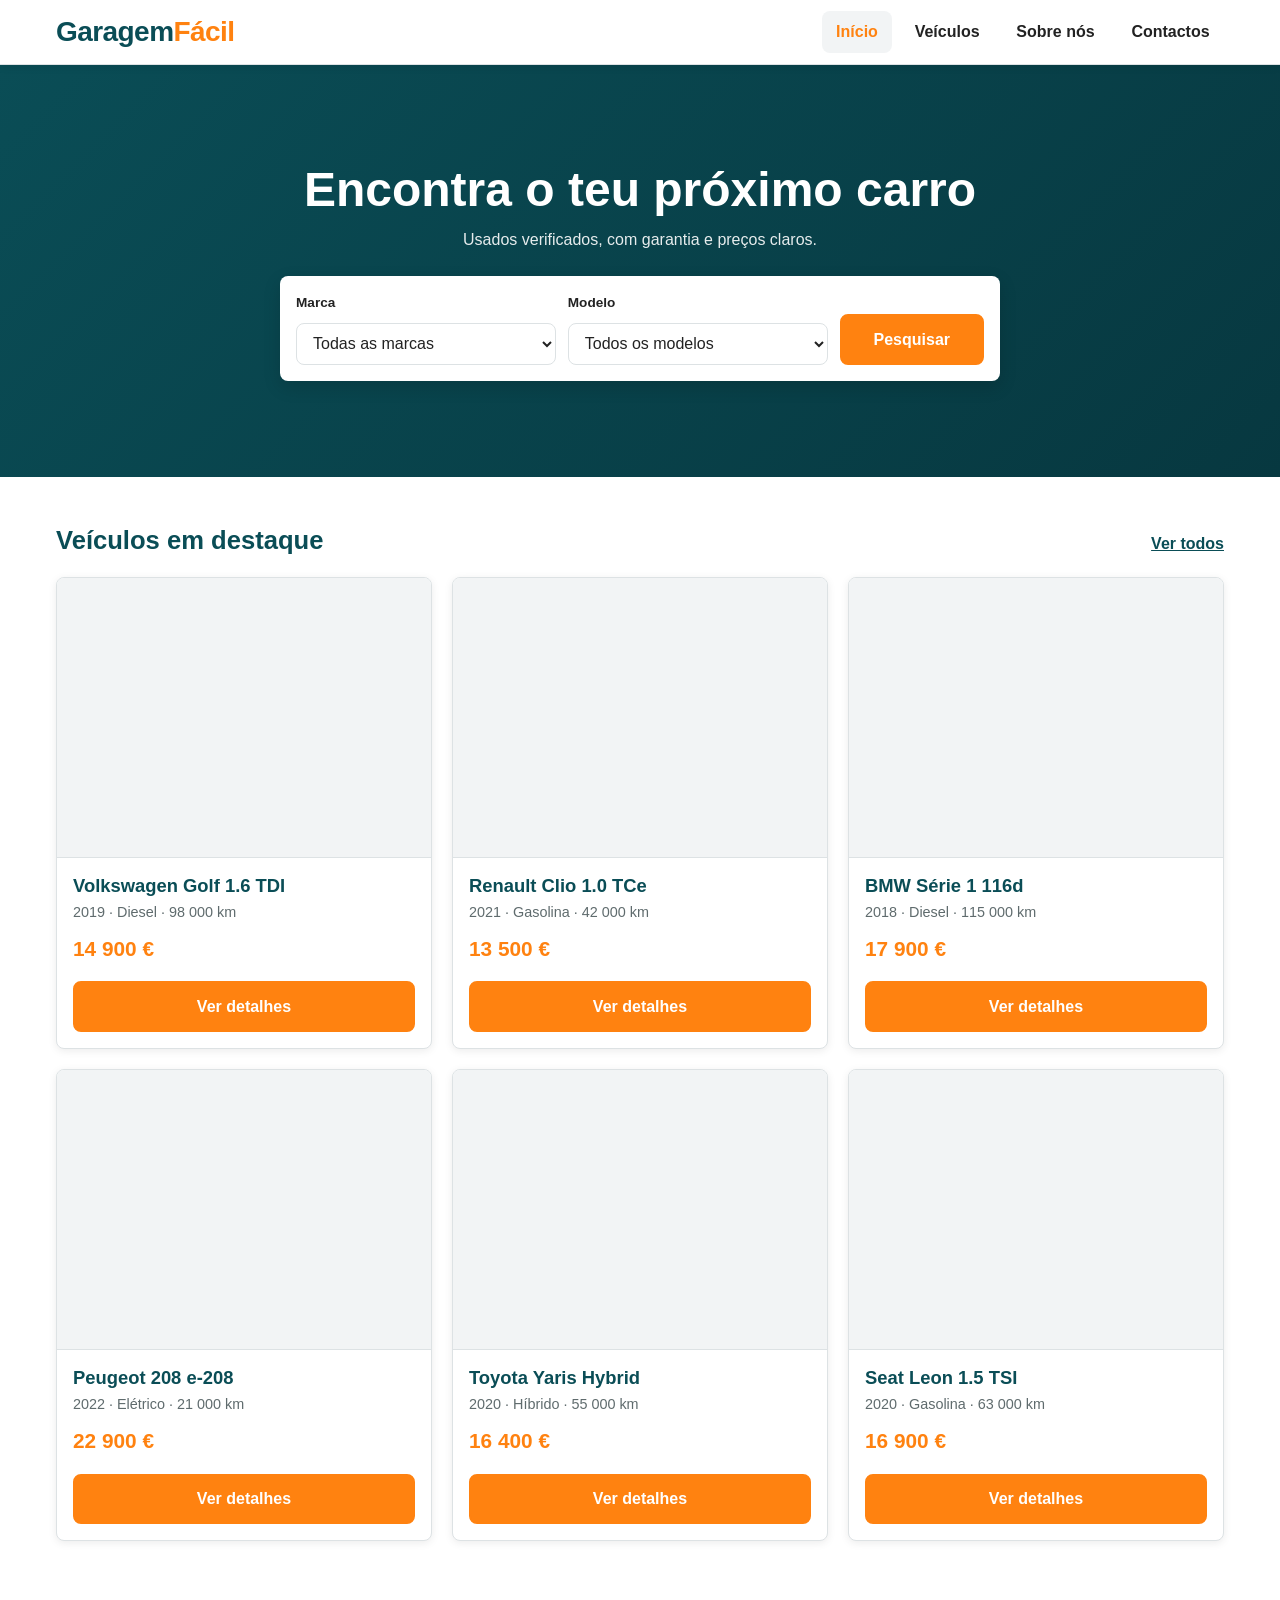
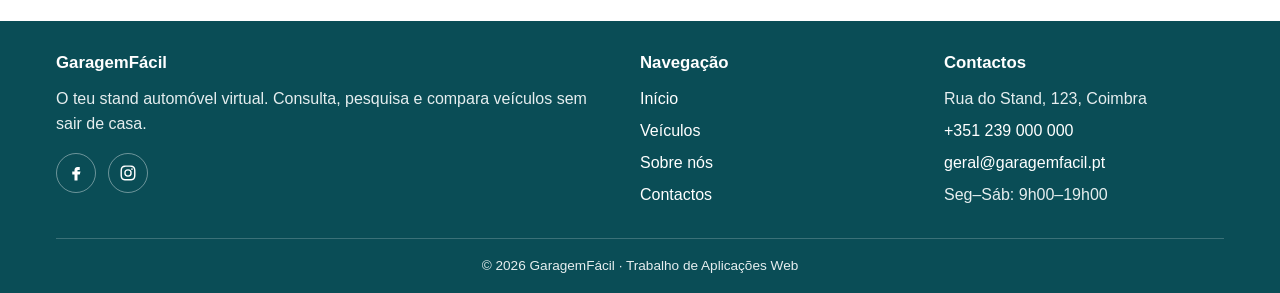
<file: index.html>
<!DOCTYPE html>
<html lang="pt">
<head>
  <meta charset="UTF-8">
  <meta http-equiv="refresh" content="0; url=Sec%C3%A7%C3%B5es/inicio.html">
  <link rel="canonical" href="Sec%C3%A7%C3%B5es/inicio.html">
  <title>A redirecionar...</title>
</head>
<body>
  <p>A redirecionar... <a href="Sec%C3%A7%C3%B5es/inicio.html">clica aqui</a> se nada acontecer.</p>
  <script>window.location.replace("Sec%C3%A7%C3%B5es/inicio.html");</script>
</body>
</html>
</file>
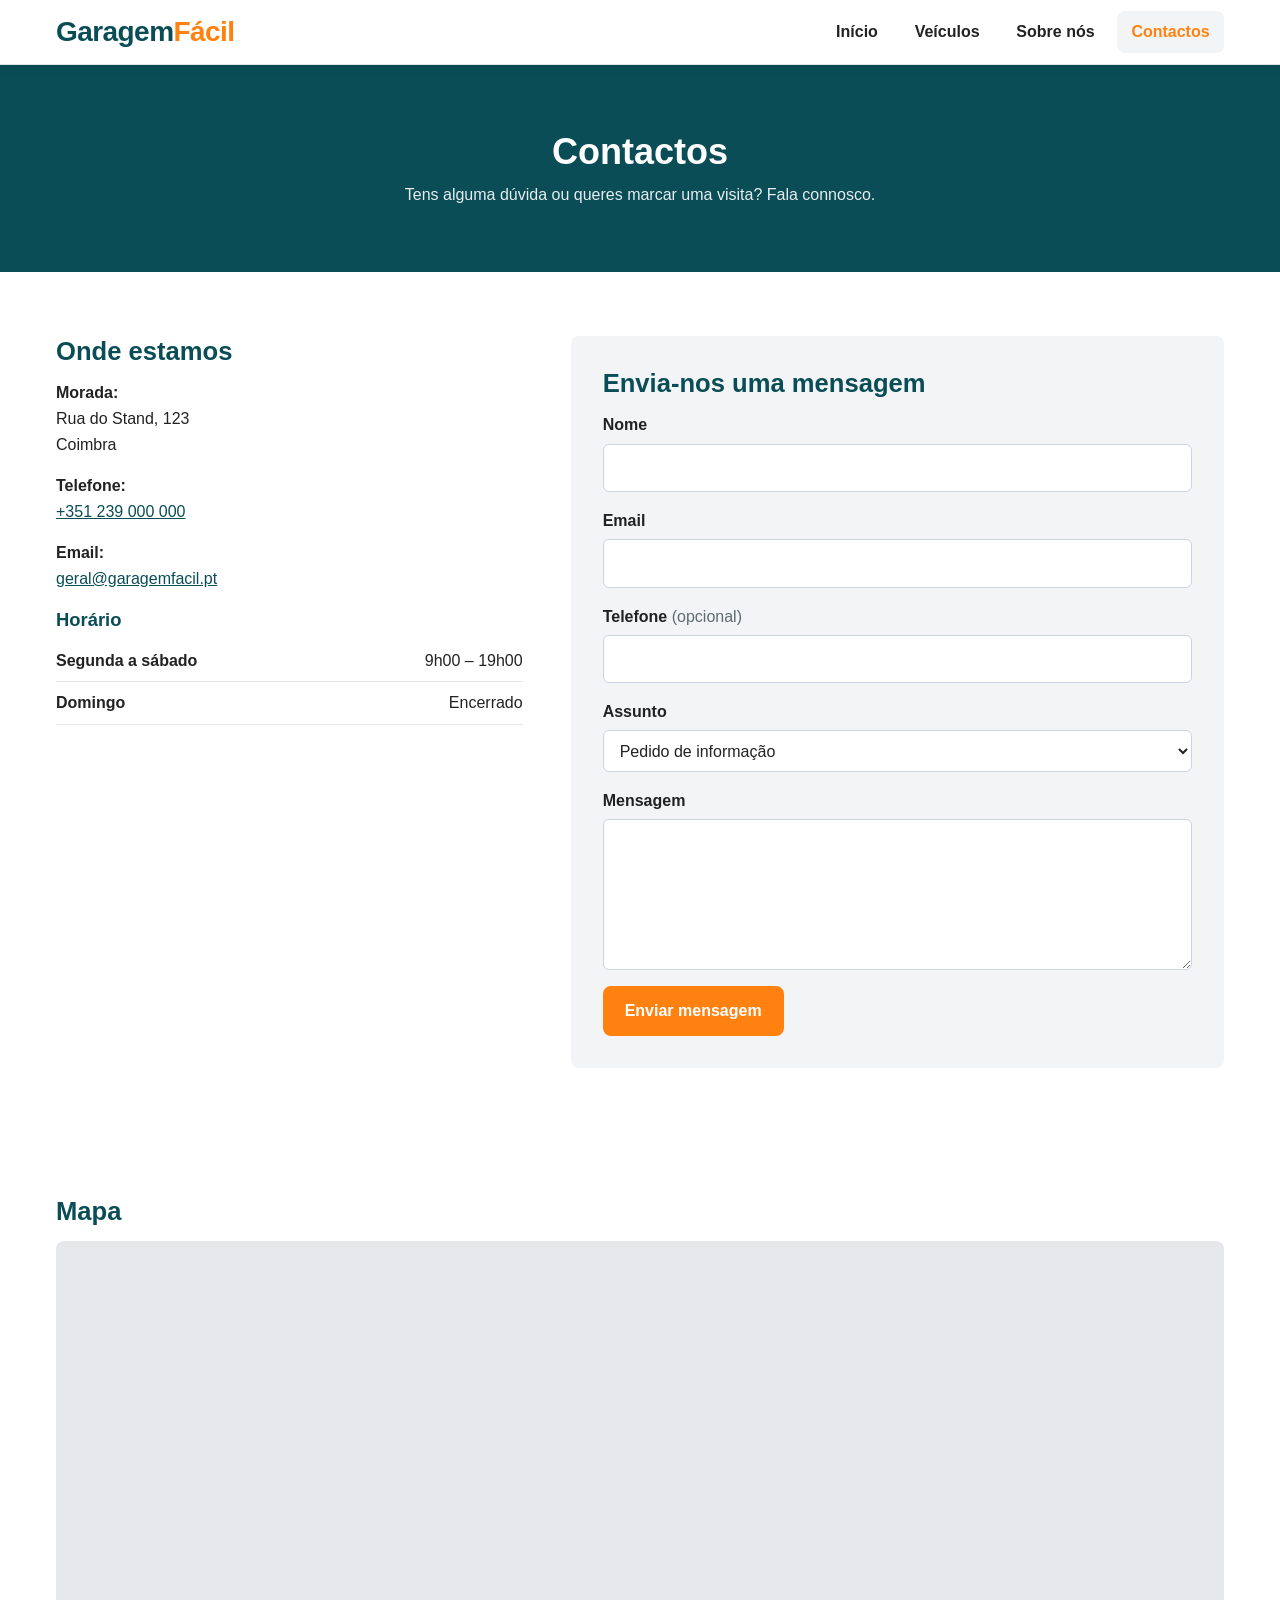
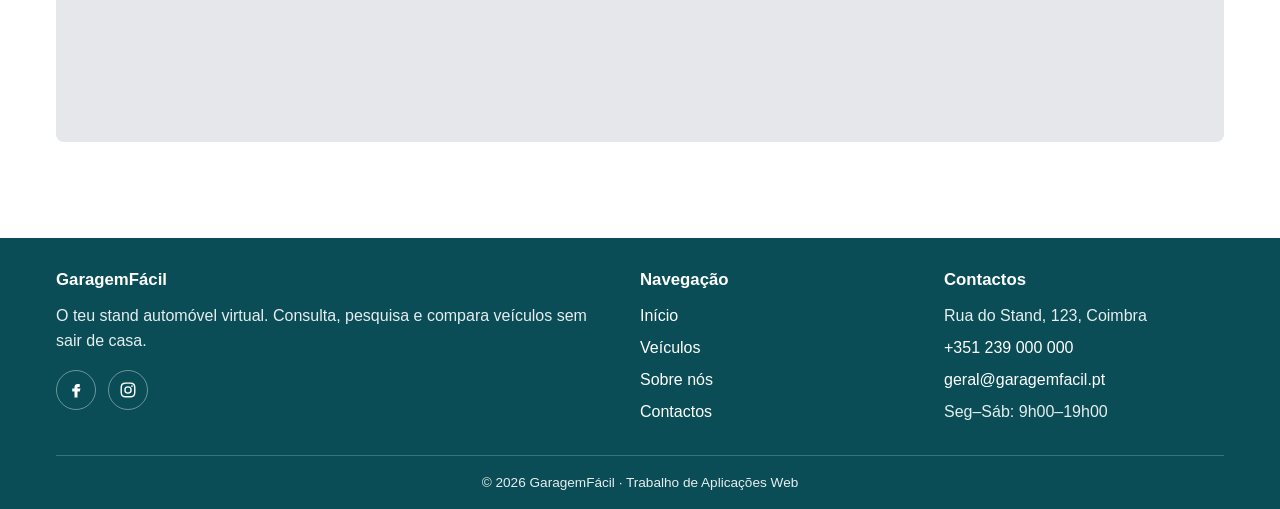
<file: Secções/contactos.html>
<!DOCTYPE html>
<html lang="pt">
<!-- Cabeçalho do documento: codificação, viewport para telemóveis, título, descrição e folhas de estilo -->
<head>
  <meta charset="UTF-8">
  <meta name="viewport" content="width=device-width, initial-scale=1.0">
  <meta name="description" content="Contactos do GaragemFácil: morada, telefone, email, horário e formulário de contacto.">
  <title>Contactos | GaragemFácil</title>
  <!-- Estilos comuns a todo o site (header, footer, botões, cores) -->
  <link rel="stylesheet" href="../CSS/style.css">
  <!-- Estilos próprios da página Contactos -->
  <link rel="stylesheet" href="../CSS/contactos.css">
</head>
<body>
  <!-- HEADER: logótipo em texto, botão hambúrguer (só no mobile) e menu principal -->
  <header class="site-header">
    <div class="container">
      <a href="inicio.html" class="logo" aria-label="GaragemFácil - página inicial">Garagem<span>Fácil</span></a>

      <!-- Botão hambúrguer: abre e fecha o menu no mobile (controlado por js/main.js) -->
      <button class="menu-toggle" type="button" aria-expanded="false" aria-controls="menu" aria-label="Abrir menu">
        <span></span>
        <span></span>
        <span></span>
      </button>

      <!-- Menu de navegação; a classe "ativo" marca a página atual -->
      <nav id="menu" class="site-nav" aria-label="Menu principal">
        <ul>
          <li><a href="inicio.html">Início</a></li>
          <li><a href="veiculos.html">Veículos</a></li>
          <li><a href="sobre.html">Sobre nós</a></li>
          <li><a href="contactos.html" class="ativo" aria-current="page">Contactos</a></li>
        </ul>
      </nav>
    </div>
  </header>

  <!-- CONTEÚDO PRINCIPAL DA PÁGINA -->
  <main>
    <!-- Banner do topo com o título da página e uma frase de apresentação -->
    <section class="page-banner">
      <div class="container">
        <h1>Contactos</h1>
        <p>Tens alguma dúvida ou queres marcar uma visita? Fala connosco.</p>
      </div>
    </section>

    <!-- Secção principal: informações de contacto e formulário (lado a lado no desktop) -->
    <section class="contactos">
      <div class="container contactos__grid">
        <!-- Coluna das informações: morada, telefone, email e horário -->
        <div class="contactos__info">
          <h2>Onde estamos</h2>
          <!-- Dados de contacto; o telefone e o email são links clicáveis -->
          <address>
            <p><strong>Morada:</strong><br>Rua do Stand, 123<br>Coimbra</p>
            <p><strong>Telefone:</strong><br><a href="tel:+351239000000">+351 239 000 000</a></p>
            <p><strong>Email:</strong><br><a href="mailto:geral@garagemfacil.pt">geral@garagemfacil.pt</a></p>
          </address>

          <h3>Horário</h3>
          <!-- Tabela com o horário de funcionamento -->
          <table class="horario">
            <tbody>
              <tr><th scope="row">Segunda a sábado</th><td>9h00 – 19h00</td></tr>
              <tr><th scope="row">Domingo</th><td>Encerrado</td></tr>
            </tbody>
          </table>
        </div>

        <!-- Coluna do formulário de contacto -->
        <div class="contactos__form">
          <h2>Envia-nos uma mensagem</h2>
          <!-- Formulário: os campos com "required" são obrigatórios (validação do browser) -->
          <form action="#" method="post">
            <!-- Campo: nome -->
            <div class="campo">
              <label for="nome">Nome</label>
              <input type="text" id="nome" name="nome" autocomplete="name" required>
            </div>
            <!-- Campo: email (o tipo "email" valida o formato) -->
            <div class="campo">
              <label for="email">Email</label>
              <input type="email" id="email" name="email" autocomplete="email" required>
            </div>
            <!-- Campo: telefone (opcional) -->
            <div class="campo">
              <label for="telefone">Telefone <span class="opcional">(opcional)</span></label>
              <input type="tel" id="telefone" name="telefone" autocomplete="tel">
            </div>
            <!-- Campo: assunto da mensagem (lista de opções) -->
            <div class="campo">
              <label for="assunto">Assunto</label>
              <select id="assunto" name="assunto">
                <option value="informacao">Pedido de informação</option>
                <option value="visita">Marcar visita ao stand</option>
                <option value="test-drive">Marcar test-drive</option>
                <option value="retoma">Avaliação de retoma</option>
                <option value="outro">Outro</option>
              </select>
            </div>
            <!-- Campo: mensagem -->
            <div class="campo">
              <label for="mensagem">Mensagem</label>
              <textarea id="mensagem" name="mensagem" rows="5" required></textarea>
            </div>
            <!-- Botão para enviar o formulário -->
            <button type="submit" class="btn btn-primario">Enviar mensagem</button>
          </form>
        </div>
      </div>
    </section>

    <!-- Secção do mapa: Google Maps embebido com a localização do stand -->
    <section class="contactos-mapa">
      <div class="container">
        <h2>Mapa</h2>
        <div class="mapa">
          <!-- Mapa do Google Maps; "loading=lazy" só o carrega quando aparece no ecrã -->
          <iframe
            title="Localização do GaragemFácil no mapa"
            src="https://www.google.com/maps?q=Coimbra,Portugal&amp;output=embed"
            loading="lazy"
            referrerpolicy="no-referrer-when-downgrade"></iframe>
        </div>
      </div>
    </section>
  </main>

  <!-- FOOTER: apresentação, links de navegação, contactos e direitos de autor -->
  <footer class="site-footer">
    <div class="container">
      <div class="footer-grelha">
        <div class="footer-coluna">
          <h2>GaragemFácil</h2>
          <p>O teu stand automóvel virtual. Consulta, pesquisa e compara veículos sem sair de casa.</p>
          <div class="redes-sociais">
            <a href="#" aria-label="Facebook">
              <svg viewBox="0 0 24 24" aria-hidden="true"><path d="M14 8h3V4h-3c-2.8 0-4 1.7-4 4.3V10H7v4h3v8h4v-8h3l1-4h-4V8.5c0-.3.2-.5.5-.5z"/></svg>
            </a>
            <a href="#" aria-label="Instagram">
              <svg viewBox="0 0 24 24" aria-hidden="true"><path d="M12 7a5 5 0 1 0 0 10 5 5 0 0 0 0-10zm0 8.2a3.2 3.2 0 1 1 0-6.4 3.2 3.2 0 0 1 0 6.4zM17.3 5.5a1.2 1.2 0 1 0 0 2.4 1.2 1.2 0 0 0 0-2.4zM12 2c-2.7 0-3 0-4.1.1C4.3 2.2 2.2 4.3 2.1 7.9 2 9 2 9.3 2 12s0 3 .1 4.1c.1 3.6 2.2 5.7 5.8 5.8 1.1.1 1.4.1 4.1.1s3 0 4.1-.1c3.6-.1 5.7-2.2 5.8-5.8.1-1.1.1-1.4.1-4.1s0-3-.1-4.1c-.1-3.6-2.2-5.7-5.8-5.8C15 2 14.7 2 12 2zm0 1.8c2.7 0 3 0 4 .1 2.6.1 3.9 1.4 4 4 .1 1 .1 1.3.1 4s0 3-.1 4c-.1 2.6-1.4 3.9-4 4-1 .1-1.3.1-4 .1s-3 0-4-.1c-2.6-.1-3.9-1.4-4-4-.1-1-.1-1.3-.1-4s0-3 .1-4c.1-2.6 1.4-3.9 4-4 1-.1 1.3-.1 4-.1z"/></svg>
            </a>
          </div>
        </div>

        <div class="footer-coluna">
          <h2>Navegação</h2>
          <ul>
            <li><a href="inicio.html">Início</a></li>
            <li><a href="veiculos.html">Veículos</a></li>
            <li><a href="sobre.html">Sobre nós</a></li>
            <li><a href="contactos.html">Contactos</a></li>
          </ul>
        </div>

        <div class="footer-coluna">
          <h2>Contactos</h2>
          <ul>
            <li>Rua do Stand, 123, Coimbra</li>
            <li><a href="tel:+351239000000">+351 239 000 000</a></li>
            <li><a href="mailto:geral@garagemfacil.pt">geral@garagemfacil.pt</a></li>
            <li>Seg–Sáb: 9h00–19h00</li>
          </ul>
        </div>
      </div>

      <p class="footer-copy">&copy; <span id="ano-atual">2026</span> GaragemFácil · Trabalho de Aplicações Web</p>
    </div>
  </footer>

  <!-- Script comum: menu hambúrguer e ano atual no footer -->
  <script src="../JS/main.js"></script>
</body>
</html>
</file>
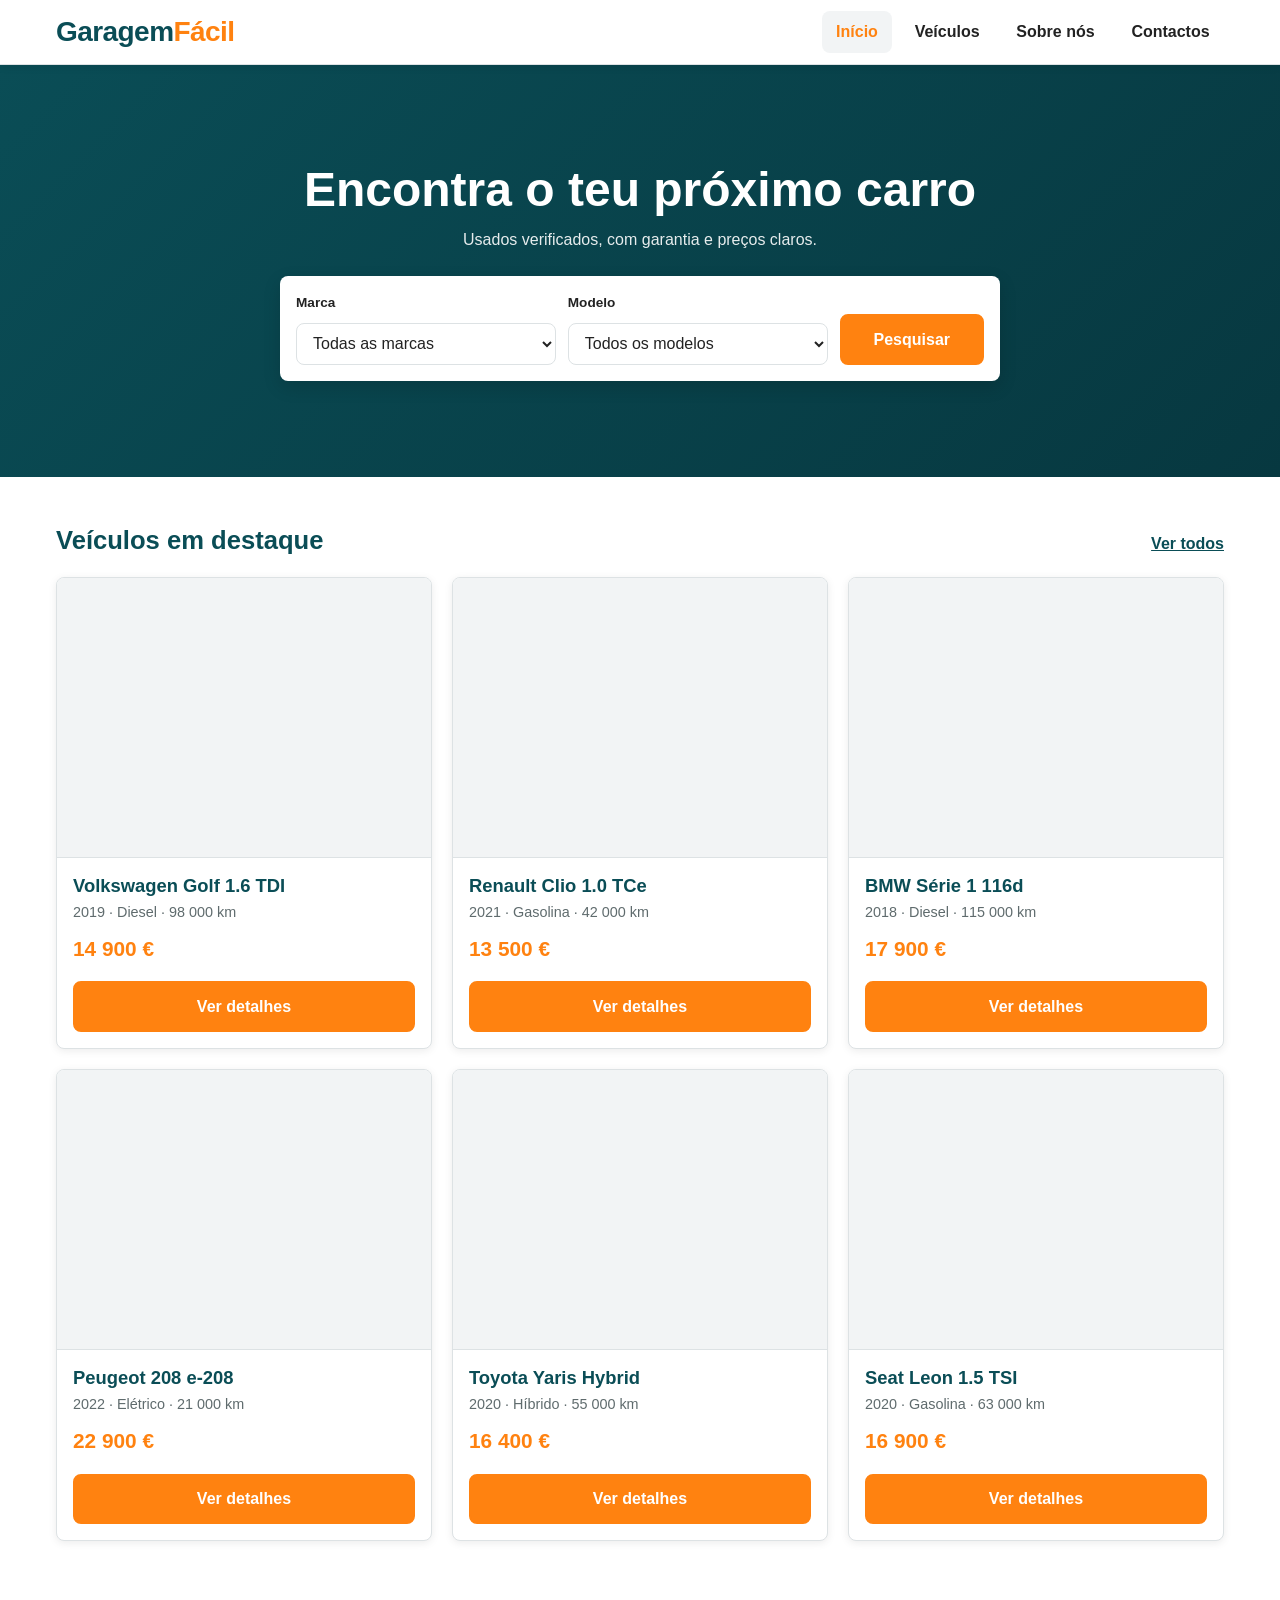
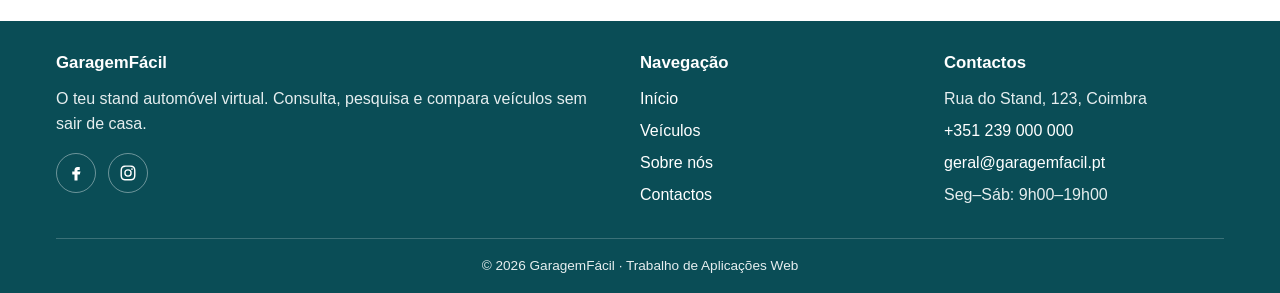
<file: Secções/inicio.html>
<!DOCTYPE html>
<html lang="pt">
<head>
  <!-- Codificação de caracteres, para os acentos aparecerem bem -->
  <meta charset="UTF-8">
  <!-- Ajusta a largura da página ao ecrã do dispositivo (essencial para o design responsivo) -->
  <meta name="viewport" content="width=device-width, initial-scale=1.0">
  <!-- Descrição da página usada pelos motores de pesquisa -->
  <meta name="description" content="GaragemFácil: stand de automóveis usados. Pesquisa por marca e modelo e vê os veículos em destaque.">
  <!-- Título que aparece no separador do browser -->
  <title>GaragemFácil | Início</title>
  <!-- Estilos comuns a todas as páginas (cores, header, footer, botões, cartões) -->
  <link rel="stylesheet" href="../CSS/style.css">
  <!-- Estilos só desta página (hero e pesquisa rápida) -->
  <link rel="stylesheet" href="../CSS/inicio.css">
</head>
<body>

  <!-- ===== HEADER =====
       Barra do topo, igual em todas as páginas: logótipo, botão do menu (mobile) e menu de navegação -->
  <header class="site-header">
    <div class="container">
      <!-- Logótipo em texto; leva de volta à página inicial -->
      <a href="inicio.html" class="logo" aria-label="GaragemFácil - página inicial">Garagem<span>Fácil</span></a>

      <!-- Botão hambúrguer: só aparece no mobile e abre/fecha o menu (js/main.js).
           As 3 <span> são os 3 traços do ícone -->
      <button class="menu-toggle" type="button" aria-expanded="false" aria-controls="menu" aria-label="Abrir menu">
        <span></span>
        <span></span>
        <span></span>
      </button>

      <!-- Menu principal. A classe "ativo" e aria-current marcam a página atual (Início) -->
      <nav id="menu" class="site-nav" aria-label="Menu principal">
        <ul>
          <li><a href="inicio.html" class="ativo" aria-current="page">Início</a></li>
          <li><a href="veiculos.html">Veículos</a></li>
          <li><a href="sobre.html">Sobre nós</a></li>
          <li><a href="contactos.html">Contactos</a></li>
        </ul>
      </nav>
    </div>
  </header>

  <!-- ===== CONTEÚDO PRINCIPAL ===== -->
  <main>

    <!-- HERO: bloco de destaque no topo com o título e a pesquisa rápida -->
    <section class="hero" aria-labelledby="hero-titulo">
      <div class="container hero__conteudo">
        <!-- Título principal e frase de apresentação do stand -->
        <h1 id="hero-titulo">Encontra o teu próximo carro</h1>
        <p class="hero__subtitulo">Usados verificados, com garantia e preços claros.</p>

        <!-- Pesquisa rápida: envia a marca e o modelo escolhidos para a página Veículos
             (ex.: veiculos.html?marca=bmw&modelo=serie-1) -->
        <form class="pesquisa" action="veiculos.html" method="get" role="search">
          <!-- Campo de escolha da marca -->
          <div class="pesquisa__campo">
            <label for="marca">Marca</label>
            <select id="marca" name="marca">
              <option value="">Todas as marcas</option>
              <option value="bmw">BMW</option>
              <option value="peugeot">Peugeot</option>
              <option value="renault">Renault</option>
              <option value="seat">Seat</option>
              <option value="toyota">Toyota</option>
              <option value="volkswagen">Volkswagen</option>
            </select>
          </div>
          <!-- Campo de escolha do modelo -->
          <div class="pesquisa__campo">
            <label for="modelo">Modelo</label>
            <select id="modelo" name="modelo">
              <option value="">Todos os modelos</option>
              <option value="208" data-marca="peugeot">208</option>
              <option value="clio" data-marca="renault">Clio</option>
              <option value="golf" data-marca="volkswagen">Golf</option>
              <option value="leon" data-marca="seat">Leon</option>
              <option value="serie-1" data-marca="bmw">Série 1</option>
              <option value="yaris" data-marca="toyota">Yaris</option>
            </select>
          </div>
          <!-- Botão que submete a pesquisa -->
          <button class="btn btn-primario pesquisa__botao" type="submit">Pesquisar</button>
        </form>
      </div>
    </section>

    <!-- VEÍCULOS EM DESTAQUE: seleção de carros mostrada na página inicial -->
    <section class="seccao destaques" aria-labelledby="destaques-titulo">
      <div class="container">
        <!-- Título da secção e link para ver a listagem completa -->
        <div class="destaques__topo">
          <h2 id="destaques-titulo" class="titulo-seccao">Veículos em destaque</h2>
          <a class="destaques__ver-todos" href="veiculos.html">Ver todos</a>
        </div>
        <!-- Grelha de cartões: 1 coluna no mobile, 2 no tablet e 3 no desktop (css/style.css).
             Cada cartão tem um espaço para a foto, o nome, os dados principais, o preço
             e o botão que abre a página de detalhe do veículo -->
        <div class="grelha-veiculos">
            <!-- Cartão 1: Volkswagen Golf 1.6 TDI -->
            <article class="card-veiculo">
              <!-- Espaço reservado para a fotografia -->
              <div class="card-veiculo__foto" aria-hidden="true"></div>
              <div class="card-veiculo__corpo">
                <h3>Volkswagen Golf 1.6 TDI</h3>
                <p class="card-veiculo__info">2019 · Diesel · 98 000 km</p>
                <p class="card-veiculo__preco">14 900 €</p>
                <a class="btn btn-primario" href="veiculo.html?id=1">Ver detalhes</a>
              </div>
            </article>
            <!-- Cartão 2: Renault Clio 1.0 TCe -->
            <article class="card-veiculo">
              <div class="card-veiculo__foto" aria-hidden="true"></div>
              <div class="card-veiculo__corpo">
                <h3>Renault Clio 1.0 TCe</h3>
                <p class="card-veiculo__info">2021 · Gasolina · 42 000 km</p>
                <p class="card-veiculo__preco">13 500 €</p>
                <a class="btn btn-primario" href="veiculo.html?id=2">Ver detalhes</a>
              </div>
            </article>
            <!-- Cartão 3: BMW Série 1 116d -->
            <article class="card-veiculo">
              <div class="card-veiculo__foto" aria-hidden="true"></div>
              <div class="card-veiculo__corpo">
                <h3>BMW Série 1 116d</h3>
                <p class="card-veiculo__info">2018 · Diesel · 115 000 km</p>
                <p class="card-veiculo__preco">17 900 €</p>
                <a class="btn btn-primario" href="veiculo.html?id=3">Ver detalhes</a>
              </div>
            </article>
            <!-- Cartão 4: Peugeot 208 e-208 -->
            <article class="card-veiculo">
              <div class="card-veiculo__foto" aria-hidden="true"></div>
              <div class="card-veiculo__corpo">
                <h3>Peugeot 208 e-208</h3>
                <p class="card-veiculo__info">2022 · Elétrico · 21 000 km</p>
                <p class="card-veiculo__preco">22 900 €</p>
                <a class="btn btn-primario" href="veiculo.html?id=4">Ver detalhes</a>
              </div>
            </article>
            <!-- Cartão 5: Toyota Yaris Hybrid -->
            <article class="card-veiculo">
              <div class="card-veiculo__foto" aria-hidden="true"></div>
              <div class="card-veiculo__corpo">
                <h3>Toyota Yaris Hybrid</h3>
                <p class="card-veiculo__info">2020 · Híbrido · 55 000 km</p>
                <p class="card-veiculo__preco">16 400 €</p>
                <a class="btn btn-primario" href="veiculo.html?id=5">Ver detalhes</a>
              </div>
            </article>
            <!-- Cartão 6: Seat Leon 1.5 TSI -->
            <article class="card-veiculo">
              <div class="card-veiculo__foto" aria-hidden="true"></div>
              <div class="card-veiculo__corpo">
                <h3>Seat Leon 1.5 TSI</h3>
                <p class="card-veiculo__info">2020 · Gasolina · 63 000 km</p>
                <p class="card-veiculo__preco">16 900 €</p>
                <a class="btn btn-primario" href="veiculo.html?id=6">Ver detalhes</a>
              </div>
            </article>

        </div>
      </div>
    </section>
  </main>

  <!-- ===== FOOTER =====
       Rodapé, igual em todas as páginas: apresentação, navegação e contactos -->
  <footer class="site-footer">
    <div class="container">
      <!-- Grelha do rodapé: colunas empilhadas no mobile e lado a lado no desktop -->
      <div class="footer-grelha">
        <!-- Coluna 1: nome do stand, frase de apresentação e redes sociais -->
        <div class="footer-coluna">
          <h2>GaragemFácil</h2>
          <p>O teu stand automóvel virtual. Consulta, pesquisa e compara veículos sem sair de casa.</p>
          <!-- Ícones das redes sociais (desenhados em SVG, sem imagens) -->
          <div class="redes-sociais">
            <a href="#" aria-label="Facebook">
              <svg viewBox="0 0 24 24" aria-hidden="true"><path d="M14 8h3V4h-3c-2.8 0-4 1.7-4 4.3V10H7v4h3v8h4v-8h3l1-4h-4V8.5c0-.3.2-.5.5-.5z"/></svg>
            </a>
            <a href="#" aria-label="Instagram">
              <svg viewBox="0 0 24 24" aria-hidden="true"><path d="M12 7a5 5 0 1 0 0 10 5 5 0 0 0 0-10zm0 8.2a3.2 3.2 0 1 1 0-6.4 3.2 3.2 0 0 1 0 6.4zM17.3 5.5a1.2 1.2 0 1 0 0 2.4 1.2 1.2 0 0 0 0-2.4zM12 2c-2.7 0-3 0-4.1.1C4.3 2.2 2.2 4.3 2.1 7.9 2 9 2 9.3 2 12s0 3 .1 4.1c.1 3.6 2.2 5.7 5.8 5.8 1.1.1 1.4.1 4.1.1s3 0 4.1-.1c3.6-.1 5.7-2.2 5.8-5.8.1-1.1.1-1.4.1-4.1s0-3-.1-4.1c-.1-3.6-2.2-5.7-5.8-5.8C15 2 14.7 2 12 2zm0 1.8c2.7 0 3 0 4 .1 2.6.1 3.9 1.4 4 4 .1 1 .1 1.3.1 4s0 3-.1 4c-.1 2.6-1.4 3.9-4 4-1 .1-1.3.1-4 .1s-3 0-4-.1c-2.6-.1-3.9-1.4-4-4-.1-1-.1-1.3-.1-4s0-3 .1-4c.1-2.6 1.4-3.9 4-4 1-.1 1.3-.1 4-.1z"/></svg>
            </a>
          </div>
        </div>

        <!-- Coluna 2: links de navegação -->
        <div class="footer-coluna">
          <h2>Navegação</h2>
          <ul>
            <li><a href="inicio.html">Início</a></li>
            <li><a href="veiculos.html">Veículos</a></li>
            <li><a href="sobre.html">Sobre nós</a></li>
            <li><a href="contactos.html">Contactos</a></li>
          </ul>
        </div>

        <!-- Coluna 3: morada, telefone, email e horário -->
        <div class="footer-coluna">
          <h2>Contactos</h2>
          <ul>
            <li>Rua do Stand, 123, Coimbra</li>
            <li><a href="tel:+351239000000">+351 239 000 000</a></li>
            <li><a href="mailto:geral@garagemfacil.pt">geral@garagemfacil.pt</a></li>
            <li>Seg–Sáb: 9h00–19h00</li>
          </ul>
        </div>
      </div>

      <!-- Direitos de autor; o ano é preenchido pelo js/main.js -->
      <p class="footer-copy">&copy; <span id="ano-atual">2026</span> GaragemFácil · Trabalho de Aplicações Web</p>
    </div>
  </footer>

  <!-- JavaScript comum: abre/fecha o menu no mobile e atualiza o ano no rodapé -->
  <script src="../JS/main.js"></script>
</body>
</html>
</file>
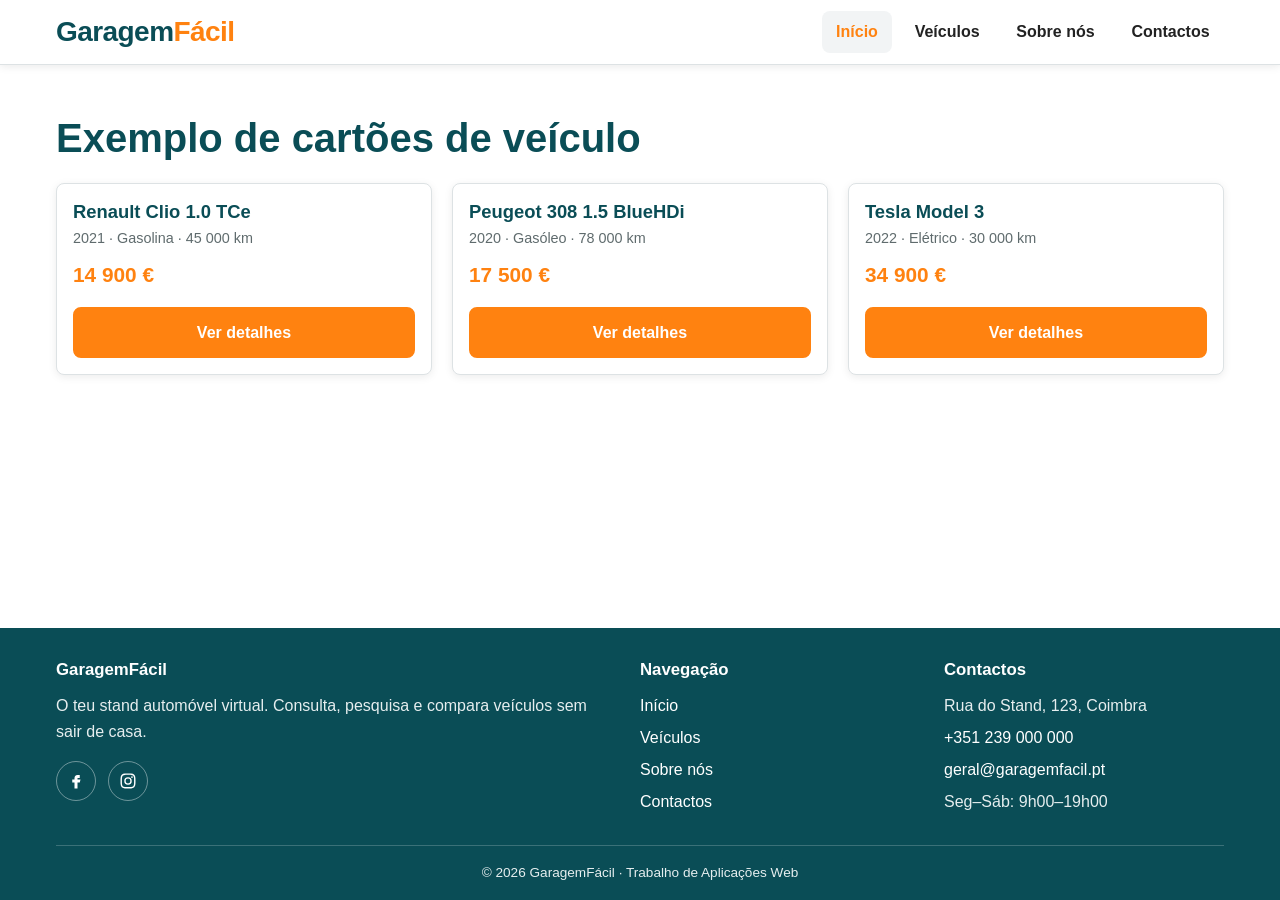
<file: Secções/modelo.html>
<!DOCTYPE html>
<!-- Documento HTML5 em português -->
<html lang="pt">
<!-- Cabeçalho do documento: codificação, título, descrição e folhas de estilo -->
<head>
  <!-- Codificação UTF-8 para mostrar acentos corretamente -->
  <meta charset="UTF-8">
  <!-- Ajusta a página à largura do dispositivo (essencial para a responsividade) -->
  <meta name="viewport" content="width=device-width, initial-scale=1.0">
  <!-- Título que aparece no separador do browser -->
  <title>Modelo | GaragemFácil</title>
  <!-- Descrição da página para os motores de busca -->
  <meta name="description" content="Modelo base das páginas do GaragemFácil: header, footer e cartão de veículo.">
  <!-- Estilos comuns a todas as páginas -->
  <link rel="stylesheet" href="../CSS/style.css">
  <!-- CSS próprio de cada página a seguir, por exemplo: -->
  <!-- <link rel="stylesheet" href="../CSS/inicio.css"> -->
</head>
<body>

  <!--
    MODELO BASE
    Copiar o <header> e o <footer> abaixo para cada página.
    Mudar a classe "ativo" (e aria-current="page") para o link da página atual.
  -->

  <!-- ===== HEADER ===== -->
  <header class="site-header">
    <div class="container">
      <!-- Logótipo em texto: leva à página inicial -->
      <a href="inicio.html" class="logo" aria-label="GaragemFácil - página inicial">
        Garagem<span>Fácil</span>
      </a>

      <!-- Botão hambúrguer: só aparece no telemóvel e tablet, abre e fecha o menu (js/main.js) -->
      <button class="menu-toggle" type="button" aria-expanded="false" aria-controls="menu" aria-label="Abrir menu">
        <span></span>
        <span></span>
        <span></span>
      </button>

      <!-- Menu principal de navegação: escondido no telemóvel até carregar no botão -->
      <nav id="menu" class="site-nav" aria-label="Menu principal">
        <ul>
          <li><a href="inicio.html" class="ativo" aria-current="page">Início</a></li>
          <li><a href="veiculos.html">Veículos</a></li>
          <li><a href="sobre.html">Sobre nós</a></li>
          <li><a href="contactos.html">Contactos</a></li>
        </ul>
      </nav>
    </div>
  </header>

  <!-- ===== CONTEÚDO ===== -->
  <!-- Conteúdo principal da página (cada página substitui esta parte) -->
  <main>
    <!-- Secção de exemplo com a grelha de cartões -->
    <section class="seccao">
      <div class="container">
        <!-- Título da secção -->
        <h1 class="titulo-seccao">Exemplo de cartões de veículo</h1>

        <!-- Grelha de veículos: 1 coluna no telemóvel, 2 no tablet e 3 no desktop -->
        <div class="grelha-veiculos">
          <!-- Cartão de veículo (reutilizado no Início e na listagem): nome, informação, preço e botão -->
          <article class="card-veiculo">
            <div class="card-veiculo__corpo">
              <h3>Renault Clio 1.0 TCe</h3>
              <p class="card-veiculo__info">2021 · Gasolina · 45 000 km</p>
              <p class="card-veiculo__preco">14 900 €</p>
              <a href="veiculo.html?id=1" class="btn btn-primario">Ver detalhes</a>
            </div>
          </article>

          <!-- Cartão de veículo: Peugeot 308 -->
          <article class="card-veiculo">
            <div class="card-veiculo__corpo">
              <h3>Peugeot 308 1.5 BlueHDi</h3>
              <p class="card-veiculo__info">2020 · Gasóleo · 78 000 km</p>
              <p class="card-veiculo__preco">17 500 €</p>
              <a href="veiculo.html?id=2" class="btn btn-primario">Ver detalhes</a>
            </div>
          </article>

          <!-- Cartão de veículo: Tesla Model 3 -->
          <article class="card-veiculo">
            <div class="card-veiculo__corpo">
              <h3>Tesla Model 3</h3>
              <p class="card-veiculo__info">2022 · Elétrico · 30 000 km</p>
              <p class="card-veiculo__preco">34 900 €</p>
              <a href="veiculo.html?id=3" class="btn btn-primario">Ver detalhes</a>
            </div>
          </article>
        </div>
      </div>
    </section>
  </main>

  <!-- ===== FOOTER ===== -->
  <footer class="site-footer">
    <div class="container">
      <!-- Grelha de colunas do rodapé -->
      <div class="footer-grelha">
        <!-- Coluna 1: apresentação do stand e redes sociais -->
        <div class="footer-coluna">
          <h2>GaragemFácil</h2>
          <p>O teu stand automóvel virtual. Consulta, pesquisa e compara veículos sem sair de casa.</p>
          <!-- Ícones das redes sociais (SVG desenhado no próprio HTML, sem imagens) -->
          <div class="redes-sociais">
            <a href="#" aria-label="Facebook">
              <svg viewBox="0 0 24 24" aria-hidden="true"><path d="M14 8h3V4h-3c-2.8 0-4 1.7-4 4.3V10H7v4h3v8h4v-8h3l1-4h-4V8.5c0-.3.2-.5.5-.5z"/></svg>
            </a>
            <a href="#" aria-label="Instagram">
              <svg viewBox="0 0 24 24" aria-hidden="true"><path d="M12 7a5 5 0 1 0 0 10 5 5 0 0 0 0-10zm0 8.2a3.2 3.2 0 1 1 0-6.4 3.2 3.2 0 0 1 0 6.4zM17.3 5.5a1.2 1.2 0 1 0 0 2.4 1.2 1.2 0 0 0 0-2.4zM12 2c-2.7 0-3 0-4.1.1C4.3 2.2 2.2 4.3 2.1 7.9 2 9 2 9.3 2 12s0 3 .1 4.1c.1 3.6 2.2 5.7 5.8 5.8 1.1.1 1.4.1 4.1.1s3 0 4.1-.1c3.6-.1 5.7-2.2 5.8-5.8.1-1.1.1-1.4.1-4.1s0-3-.1-4.1c-.1-3.6-2.2-5.7-5.8-5.8C15 2 14.7 2 12 2zm0 1.8c2.7 0 3 0 4 .1 2.6.1 3.9 1.4 4 4 .1 1 .1 1.3.1 4s0 3-.1 4c-.1 2.6-1.4 3.9-4 4-1 .1-1.3.1-4 .1s-3 0-4-.1c-2.6-.1-3.9-1.4-4-4-.1-1-.1-1.3-.1-4s0-3 .1-4c.1-2.6 1.4-3.9 4-4 1-.1 1.3-.1 4-.1z"/></svg>
            </a>
          </div>
        </div>

        <!-- Coluna 2: atalhos para as páginas do site -->
        <div class="footer-coluna">
          <h2>Navegação</h2>
          <ul>
            <li><a href="inicio.html">Início</a></li>
            <li><a href="veiculos.html">Veículos</a></li>
            <li><a href="sobre.html">Sobre nós</a></li>
            <li><a href="contactos.html">Contactos</a></li>
          </ul>
        </div>

        <!-- Coluna 3: contactos do stand -->
        <div class="footer-coluna">
          <h2>Contactos</h2>
          <ul>
            <li>Rua do Stand, 123, Coimbra</li>
            <li><a href="tel:+351239000000">+351 239 000 000</a></li>
            <li><a href="mailto:geral@garagemfacil.pt">geral@garagemfacil.pt</a></li>
            <li>Seg–Sáb: 9h00–19h00</li>
          </ul>
        </div>
      </div>

      <!-- Direitos de autor: o ano é preenchido pelo js/main.js -->
      <p class="footer-copy">&copy; <span id="ano-atual">2026</span> GaragemFácil · Trabalho de Aplicações Web</p>
    </div>
  </footer>

  <!-- JavaScript comum: menu hambúrguer e ano no rodapé -->
  <script src="../JS/main.js"></script>
</body>
</html>
</file>
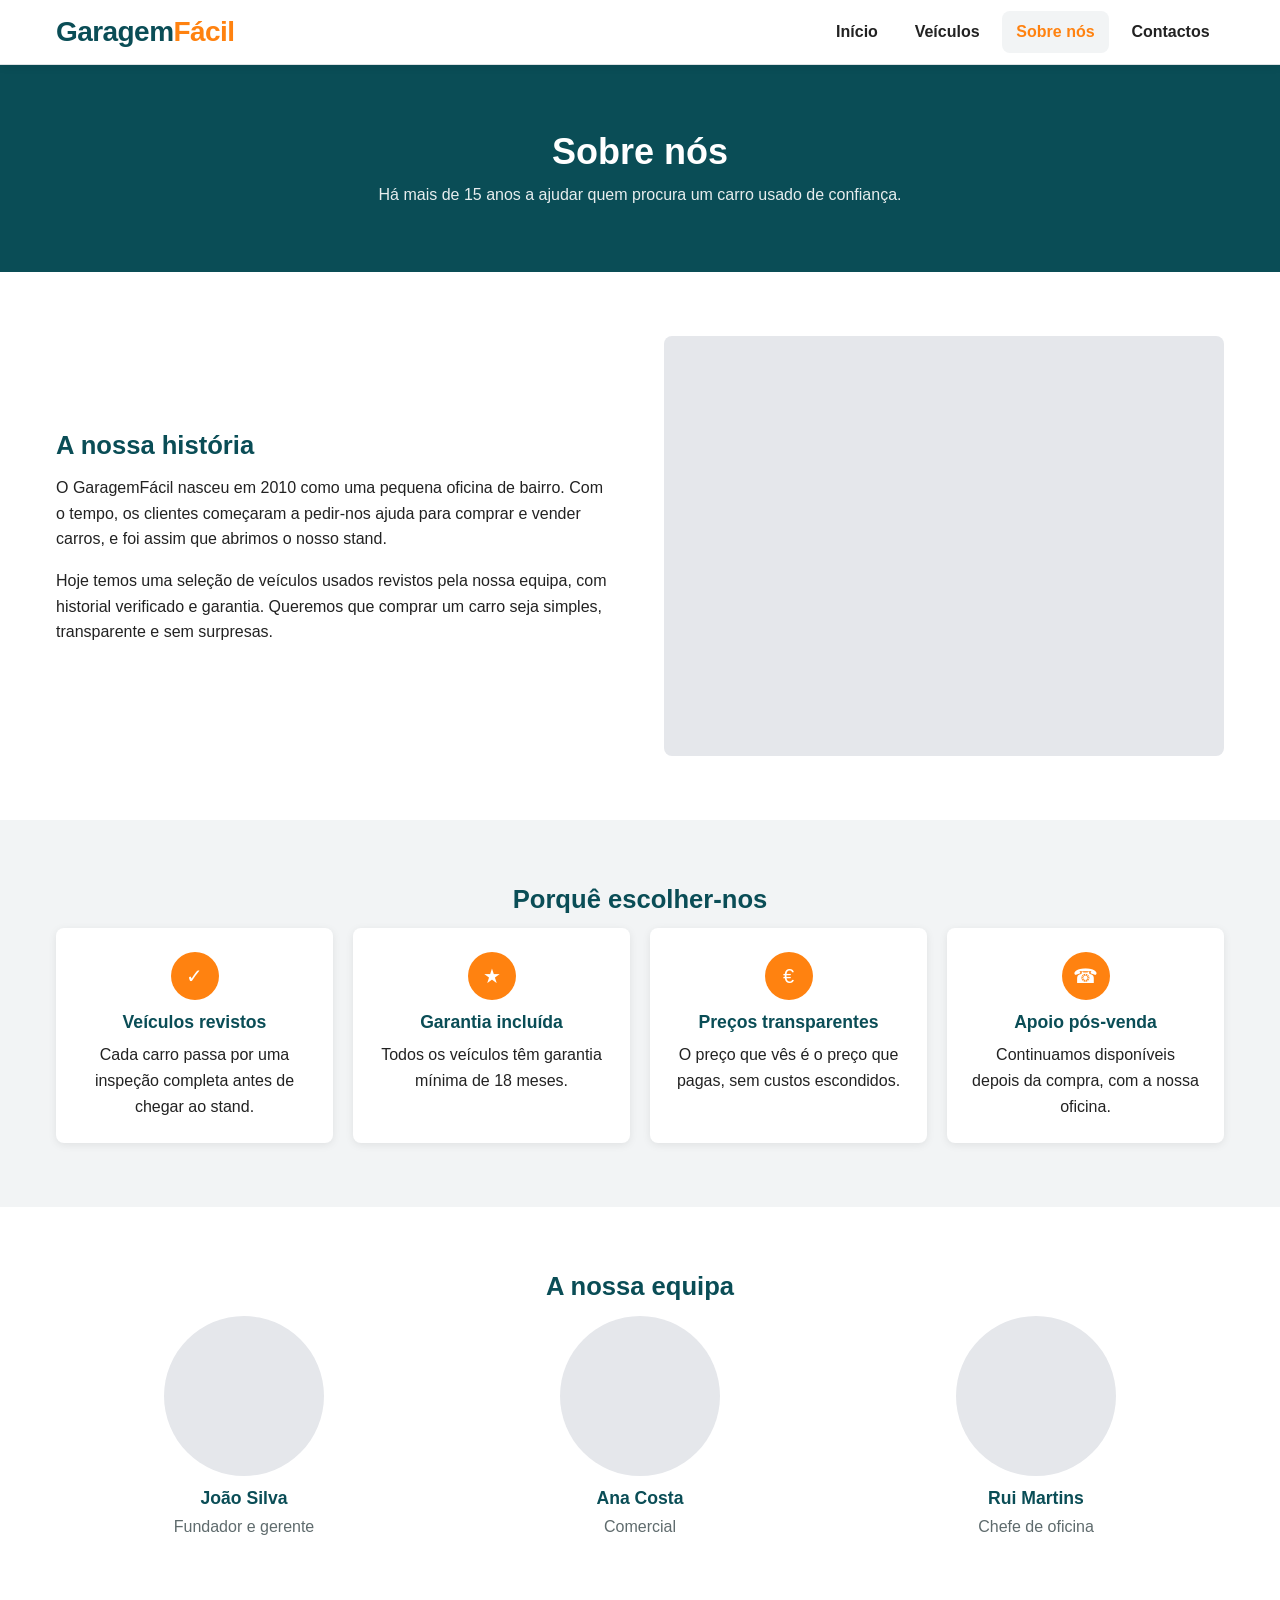
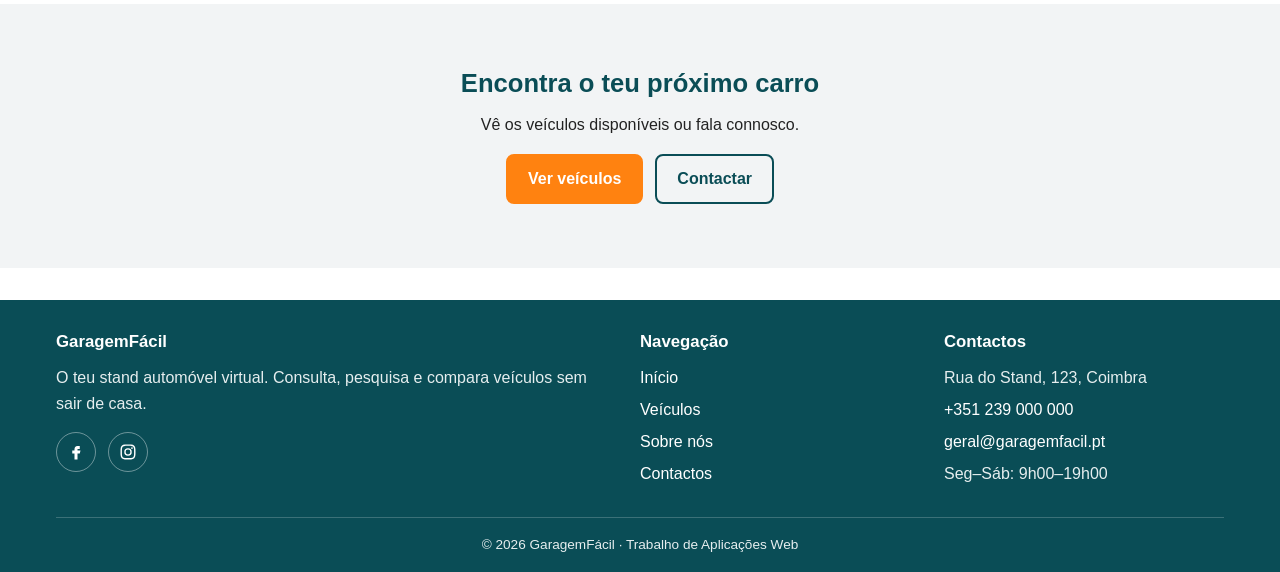
<file: Secções/sobre.html>
<!DOCTYPE html>
<html lang="pt">
<!-- Cabeçalho do documento: codificação, viewport para telemóveis, título, descrição e folhas de estilo -->
<head>
  <meta charset="UTF-8">
  <meta name="viewport" content="width=device-width, initial-scale=1.0">
  <meta name="description" content="Conhece o GaragemFácil: quem somos, a nossa história e a equipa que te ajuda a encontrar o próximo carro.">
  <title>Sobre nós | GaragemFácil</title>
  <!-- Estilos comuns a todo o site (header, footer, botões, cores) -->
  <link rel="stylesheet" href="../CSS/style.css">
  <!-- Estilos próprios da página Sobre nós -->
  <link rel="stylesheet" href="../CSS/sobre.css">
</head>
<body>
  <!-- HEADER: logótipo em texto, botão hambúrguer (só no mobile) e menu principal -->
  <header class="site-header">
    <div class="container">
      <a href="inicio.html" class="logo" aria-label="GaragemFácil - página inicial">Garagem<span>Fácil</span></a>

      <!-- Botão hambúrguer: abre e fecha o menu no mobile (controlado por js/main.js) -->
      <button class="menu-toggle" type="button" aria-expanded="false" aria-controls="menu" aria-label="Abrir menu">
        <span></span>
        <span></span>
        <span></span>
      </button>

      <!-- Menu de navegação; a classe "ativo" marca a página atual -->
      <nav id="menu" class="site-nav" aria-label="Menu principal">
        <ul>
          <li><a href="inicio.html">Início</a></li>
          <li><a href="veiculos.html">Veículos</a></li>
          <li><a href="sobre.html" class="ativo" aria-current="page">Sobre nós</a></li>
          <li><a href="contactos.html">Contactos</a></li>
        </ul>
      </nav>
    </div>
  </header>

  <!-- CONTEÚDO PRINCIPAL DA PÁGINA -->
  <main>
    <!-- Banner do topo com o título da página e uma frase de apresentação -->
    <section class="page-banner">
      <div class="container">
        <h1>Sobre nós</h1>
        <p>Há mais de 15 anos a ajudar quem procura um carro usado de confiança.</p>
      </div>
    </section>

    <!-- Secção "A nossa história": texto à esquerda e espaço para imagem à direita (empilhado no mobile) -->
    <section class="sobre-historia">
      <div class="container sobre-historia__grid">
        <div class="sobre-historia__texto">
          <h2>A nossa história</h2>
          <p>O GaragemFácil nasceu em 2010 como uma pequena oficina de bairro. Com o tempo, os clientes começaram a pedir-nos ajuda para comprar e vender carros, e foi assim que abrimos o nosso stand.</p>
          <p>Hoje temos uma seleção de veículos usados revistos pela nossa equipa, com historial verificado e garantia. Queremos que comprar um carro seja simples, transparente e sem surpresas.</p>
        </div>
        <!-- Espaço reservado para a fotografia do stand (bloco de cor em CSS) -->
        <div class="sobre-historia__imagem" aria-hidden="true"></div>
      </div>
    </section>

    <!-- Secção "Porquê escolher-nos": quatro cartões com as vantagens do stand -->
    <section class="sobre-valores">
      <div class="container">
        <h2>Porquê escolher-nos</h2>
        <!-- Grelha de cartões: 1 coluna no mobile, 2 no tablet e 4 no desktop -->
        <ul class="valores-grid">
          <li class="valor">
            <span class="valor__icone" aria-hidden="true">&#10003;</span>
            <h3>Veículos revistos</h3>
            <p>Cada carro passa por uma inspeção completa antes de chegar ao stand.</p>
          </li>
          <li class="valor">
            <span class="valor__icone" aria-hidden="true">&#9733;</span>
            <h3>Garantia incluída</h3>
            <p>Todos os veículos têm garantia mínima de 18 meses.</p>
          </li>
          <li class="valor">
            <span class="valor__icone" aria-hidden="true">&#8364;</span>
            <h3>Preços transparentes</h3>
            <p>O preço que vês é o preço que pagas, sem custos escondidos.</p>
          </li>
          <li class="valor">
            <span class="valor__icone" aria-hidden="true">&#9742;</span>
            <h3>Apoio pós-venda</h3>
            <p>Continuamos disponíveis depois da compra, com a nossa oficina.</p>
          </li>
        </ul>
      </div>
    </section>

    <!-- Secção "A nossa equipa": um cartão por membro com foto, nome e função -->
    <section class="sobre-equipa">
      <div class="container">
        <h2>A nossa equipa</h2>
        <!-- Grelha da equipa: 1 coluna no mobile, 3 a partir do tablet -->
        <ul class="equipa-grid">
          <li class="membro">
            <div class="membro__foto" aria-hidden="true"></div>
            <h3>João Silva</h3>
            <p>Fundador e gerente</p>
          </li>
          <li class="membro">
            <div class="membro__foto" aria-hidden="true"></div>
            <h3>Ana Costa</h3>
            <p>Comercial</p>
          </li>
          <li class="membro">
            <div class="membro__foto" aria-hidden="true"></div>
            <h3>Rui Martins</h3>
            <p>Chefe de oficina</p>
          </li>
        </ul>
      </div>
    </section>

    <!-- Chamada para ação: botões para ver os veículos ou contactar o stand -->
    <section class="sobre-cta">
      <div class="container">
        <h2>Encontra o teu próximo carro</h2>
        <p>Vê os veículos disponíveis ou fala connosco.</p>
        <div class="sobre-cta__botoes">
          <a href="veiculos.html" class="btn btn-primario">Ver veículos</a>
          <a href="contactos.html" class="btn btn-secundario">Contactar</a>
        </div>
      </div>
    </section>
  </main>

  <!-- FOOTER: apresentação, links de navegação, contactos e direitos de autor -->
  <footer class="site-footer">
    <div class="container">
      <div class="footer-grelha">
        <div class="footer-coluna">
          <h2>GaragemFácil</h2>
          <p>O teu stand automóvel virtual. Consulta, pesquisa e compara veículos sem sair de casa.</p>
          <div class="redes-sociais">
            <a href="#" aria-label="Facebook">
              <svg viewBox="0 0 24 24" aria-hidden="true"><path d="M14 8h3V4h-3c-2.8 0-4 1.7-4 4.3V10H7v4h3v8h4v-8h3l1-4h-4V8.5c0-.3.2-.5.5-.5z"/></svg>
            </a>
            <a href="#" aria-label="Instagram">
              <svg viewBox="0 0 24 24" aria-hidden="true"><path d="M12 7a5 5 0 1 0 0 10 5 5 0 0 0 0-10zm0 8.2a3.2 3.2 0 1 1 0-6.4 3.2 3.2 0 0 1 0 6.4zM17.3 5.5a1.2 1.2 0 1 0 0 2.4 1.2 1.2 0 0 0 0-2.4zM12 2c-2.7 0-3 0-4.1.1C4.3 2.2 2.2 4.3 2.1 7.9 2 9 2 9.3 2 12s0 3 .1 4.1c.1 3.6 2.2 5.7 5.8 5.8 1.1.1 1.4.1 4.1.1s3 0 4.1-.1c3.6-.1 5.7-2.2 5.8-5.8.1-1.1.1-1.4.1-4.1s0-3-.1-4.1c-.1-3.6-2.2-5.7-5.8-5.8C15 2 14.7 2 12 2zm0 1.8c2.7 0 3 0 4 .1 2.6.1 3.9 1.4 4 4 .1 1 .1 1.3.1 4s0 3-.1 4c-.1 2.6-1.4 3.9-4 4-1 .1-1.3.1-4 .1s-3 0-4-.1c-2.6-.1-3.9-1.4-4-4-.1-1-.1-1.3-.1-4s0-3 .1-4c.1-2.6 1.4-3.9 4-4 1-.1 1.3-.1 4-.1z"/></svg>
            </a>
          </div>
        </div>

        <div class="footer-coluna">
          <h2>Navegação</h2>
          <ul>
            <li><a href="inicio.html">Início</a></li>
            <li><a href="veiculos.html">Veículos</a></li>
            <li><a href="sobre.html">Sobre nós</a></li>
            <li><a href="contactos.html">Contactos</a></li>
          </ul>
        </div>

        <div class="footer-coluna">
          <h2>Contactos</h2>
          <ul>
            <li>Rua do Stand, 123, Coimbra</li>
            <li><a href="tel:+351239000000">+351 239 000 000</a></li>
            <li><a href="mailto:geral@garagemfacil.pt">geral@garagemfacil.pt</a></li>
            <li>Seg–Sáb: 9h00–19h00</li>
          </ul>
        </div>
      </div>

      <p class="footer-copy">&copy; <span id="ano-atual">2026</span> GaragemFácil · Trabalho de Aplicações Web</p>
    </div>
  </footer>

  <!-- Script comum: menu hambúrguer e ano atual no footer -->
  <script src="../JS/main.js"></script>
</body>
</html>
</file>
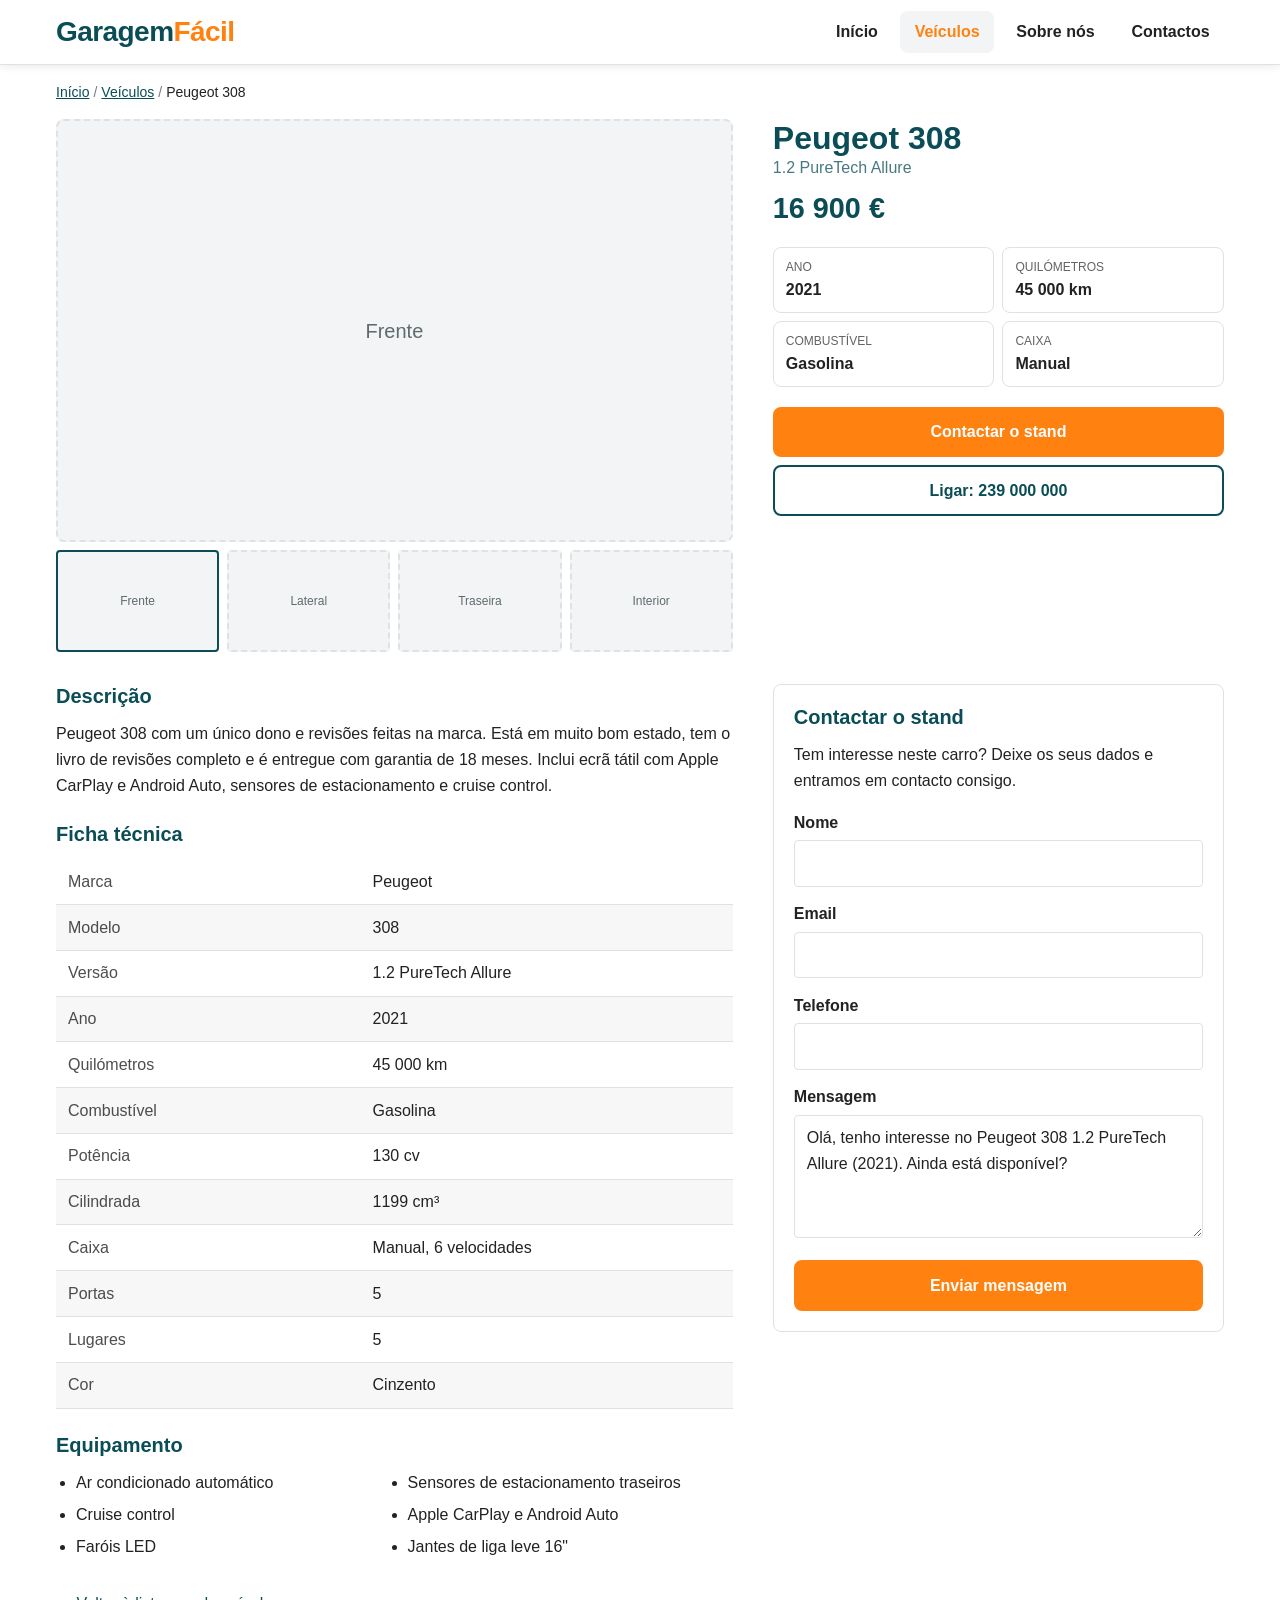
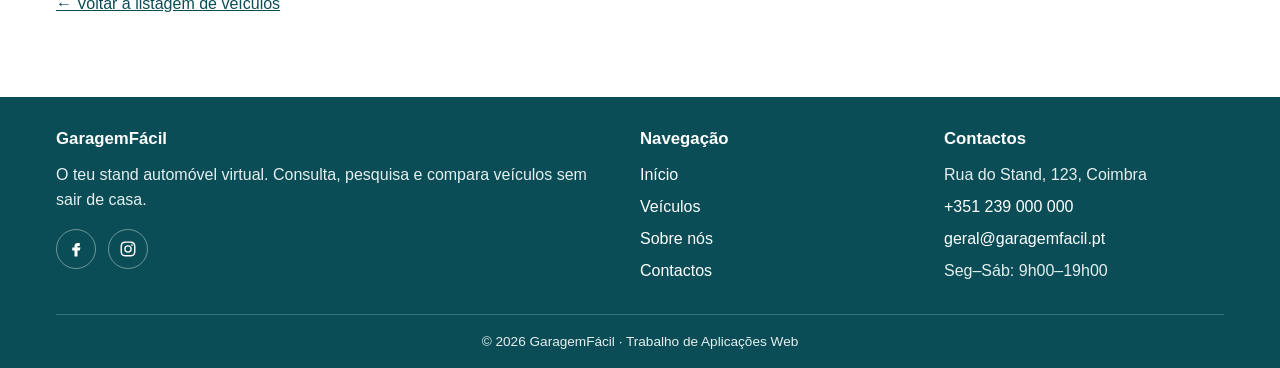
<file: Secções/veiculo.html>
<!DOCTYPE html>
<html lang="pt">
<head>
  <!-- Codificação de caracteres (para aceitar acentos como "á" e "ç") -->
  <meta charset="UTF-8">

  <!-- Faz a página adaptar-se à largura do ecrã em telemóveis e tablets -->
  <meta name="viewport" content="width=device-width, initial-scale=1.0">

  <!-- Título que aparece no separador do browser e nos resultados de pesquisa -->
  <title>Peugeot 308 1.2 PureTech Allure | GaragemFácil</title>

  <!-- Descrição curta da página para os motores de pesquisa -->
  <meta name="description" content="Peugeot 308 1.2 PureTech Allure de 2021, gasolina, 45 000 km. Veja as fotos, a ficha técnica e contacte o stand GaragemFácil.">

  <!-- Estilos comuns a todo o site (header, footer, botões, cores) -->
  <link rel="stylesheet" href="../CSS/style.css">

  <!-- Estilos próprios desta página de detalhe -->
  <link rel="stylesheet" href="../CSS/veiculo.css">
</head>
<body>

  <!-- ===== HEADER =====
       Cabeçalho comum a todas as páginas (copiado de modelo.html).
       Tem o logótipo em texto, o botão do menu hambúrguer (só aparece
       no telemóvel) e o menu principal com "Veículos" marcado como ativo. -->
  <header class="site-header">
    <div class="container">
      <!-- Logótipo em texto: leva de volta à página inicial -->
      <a href="inicio.html" class="logo" aria-label="GaragemFácil - página inicial">Garagem<span>Fácil</span></a>

      <!-- Botão hambúrguer: as 3 <span> são as 3 riscas; o js/main.js abre e fecha o menu -->
      <button class="menu-toggle" type="button" aria-expanded="false" aria-controls="menu" aria-label="Abrir menu">
        <span></span>
        <span></span>
        <span></span>
      </button>

      <!-- Menu principal do site -->
      <nav id="menu" class="site-nav" aria-label="Menu principal">
        <ul>
          <li><a href="inicio.html">Início</a></li>
          <li><a href="veiculos.html" class="ativo" aria-current="page">Veículos</a></li>
          <li><a href="sobre.html">Sobre nós</a></li>
          <li><a href="contactos.html">Contactos</a></li>
        </ul>
      </nav>
    </div>
  </header>

  <!-- ===== CONTEÚDO PRINCIPAL =====
       Tudo o que é específico desta página de detalhe do veículo. -->
  <main class="container detalhe">

    <!-- Caminho de navegação (breadcrumb): mostra onde o utilizador está
         e permite voltar à página inicial ou à listagem -->
    <nav class="breadcrumb" aria-label="Caminho">
      <ol>
        <li><a href="inicio.html">Início</a></li>
        <li><a href="veiculos.html">Veículos</a></li>
        <li aria-current="page">Peugeot 308</li>
      </ol>
    </nav>

    <!-- Grelha da página: no telemóvel as 4 secções ficam empilhadas;
         no desktop ficam em 2 colunas (ver css/veiculo.css) -->
    <div class="detalhe-grid">

      <!-- GALERIA DE FOTOS
           Espaço grande para a foto principal e 4 miniaturas por baixo.
           Por agora são espaços reservados (sem imagens); ao clicar numa
           miniatura, o js/veiculo.js mostra essa vista no espaço grande. -->
      <section class="galeria" aria-label="Fotografias do veículo">
        <!-- Espaço da foto principal -->
        <div class="galeria-principal foto-placeholder" id="foto-principal" role="img" aria-label="Espaço para a foto do Peugeot 308: frente">
          <span>Frente</span>
        </div>

        <!-- Miniaturas: cada botão guarda em data-legenda o nome da vista -->
        <ul class="galeria-miniaturas">
          <li><button type="button" class="miniatura foto-placeholder ativa" data-legenda="Frente" aria-label="Ver foto da frente"><span>Frente</span></button></li>
          <li><button type="button" class="miniatura foto-placeholder" data-legenda="Lateral" aria-label="Ver foto da lateral"><span>Lateral</span></button></li>
          <li><button type="button" class="miniatura foto-placeholder" data-legenda="Traseira" aria-label="Ver foto da traseira"><span>Traseira</span></button></li>
          <li><button type="button" class="miniatura foto-placeholder" data-legenda="Interior" aria-label="Ver foto do interior"><span>Interior</span></button></li>
        </ul>
      </section>

      <!-- RESUMO
           Nome do carro, preço, os 4 dados mais importantes e os botões
           para contactar o stand. -->
      <section class="resumo" aria-labelledby="titulo-veiculo">
        <!-- Nome do carro (marca e modelo) com a versão por baixo -->
        <h1 id="titulo-veiculo">Peugeot 308 <span>1.2 PureTech Allure</span></h1>

        <!-- Preço em destaque -->
        <p class="preco">16 900 €</p>

        <!-- Destaques: cada caixa tem um rótulo pequeno e o valor -->
        <ul class="destaques">
          <li><span class="destaque-rotulo">Ano</span> 2021</li>
          <li><span class="destaque-rotulo">Quilómetros</span> 45 000 km</li>
          <li><span class="destaque-rotulo">Combustível</span> Gasolina</li>
          <li><span class="destaque-rotulo">Caixa</span> Manual</li>
        </ul>

        <!-- Botões de ação: um salta para o formulário, o outro liga para o stand -->
        <div class="resumo-acoes">
          <a href="#contactar" class="btn btn-primary">Contactar o stand</a>
          <a href="tel:+351239000000" class="btn btn-secundario">Ligar: 239 000 000</a>
        </div>
      </section>

      <!-- INFORMAÇÃO DO VEÍCULO
           Descrição em texto, ficha técnica em tabela e lista de equipamento. -->
      <section class="informacao">
        <!-- Descrição do carro -->
        <h2>Descrição</h2>
        <p>Peugeot 308 com um único dono e revisões feitas na marca. Está em muito bom estado, tem o livro de revisões completo e é entregue com garantia de 18 meses. Inclui ecrã tátil com Apple CarPlay e Android Auto, sensores de estacionamento e cruise control.</p>

        <!-- Ficha técnica: tabela com uma linha por característica.
             O "tabela-wrapper" deixa fazer scroll lateral se não couber no ecrã. -->
        <h2>Ficha técnica</h2>
        <div class="tabela-wrapper">
          <table class="ficha-tecnica">
            <!-- Título da tabela, escondido no ecrã mas lido pelos leitores de ecrã -->
            <caption class="sr-only">Ficha técnica do Peugeot 308</caption>
            <tbody>
              <tr><th scope="row">Marca</th><td>Peugeot</td></tr>
              <tr><th scope="row">Modelo</th><td>308</td></tr>
              <tr><th scope="row">Versão</th><td>1.2 PureTech Allure</td></tr>
              <tr><th scope="row">Ano</th><td>2021</td></tr>
              <tr><th scope="row">Quilómetros</th><td>45 000 km</td></tr>
              <tr><th scope="row">Combustível</th><td>Gasolina</td></tr>
              <tr><th scope="row">Potência</th><td>130 cv</td></tr>
              <tr><th scope="row">Cilindrada</th><td>1199 cm³</td></tr>
              <tr><th scope="row">Caixa</th><td>Manual, 6 velocidades</td></tr>
              <tr><th scope="row">Portas</th><td>5</td></tr>
              <tr><th scope="row">Lugares</th><td>5</td></tr>
              <tr><th scope="row">Cor</th><td>Cinzento</td></tr>
            </tbody>
          </table>
        </div>

        <!-- Lista de equipamento (1 coluna no telemóvel, 2 a partir de 600px) -->
        <h2>Equipamento</h2>
        <ul class="equipamento">
          <li>Ar condicionado automático</li>
          <li>Sensores de estacionamento traseiros</li>
          <li>Cruise control</li>
          <li>Apple CarPlay e Android Auto</li>
          <li>Faróis LED</li>
          <li>Jantes de liga leve 16"</li>
        </ul>
      </section>

      <!-- CONTACTAR O STAND
           Formulário para o cliente mostrar interesse neste carro.
           O id="contactar" é o destino do botão "Contactar o stand" do resumo. -->
      <aside id="contactar" class="contacto" aria-labelledby="titulo-contacto">
        <h2 id="titulo-contacto">Contactar o stand</h2>
        <p>Tem interesse neste carro? Deixe os seus dados e entramos em contacto consigo.</p>

        <!-- Formulário: cada campo tem a sua etiqueta (label) ligada pelo "for"/"id".
             "required" obriga a preencher o campo antes de enviar. -->
        <form class="form-contacto" action="#" method="post">
          <!-- Nome do cliente (obrigatório) -->
          <div class="campo">
            <label for="nome">Nome</label>
            <input type="text" id="nome" name="nome" autocomplete="name" required>
          </div>

          <!-- Email do cliente (obrigatório; o browser valida o formato) -->
          <div class="campo">
            <label for="email">Email</label>
            <input type="email" id="email" name="email" autocomplete="email" required>
          </div>

          <!-- Telefone (opcional) -->
          <div class="campo">
            <label for="telefone">Telefone</label>
            <input type="tel" id="telefone" name="telefone" autocomplete="tel">
          </div>

          <!-- Mensagem, já preenchida com o carro desta página -->
          <div class="campo">
            <label for="mensagem">Mensagem</label>
            <textarea id="mensagem" name="mensagem" rows="4" required>Olá, tenho interesse no Peugeot 308 1.2 PureTech Allure (2021). Ainda está disponível?</textarea>
          </div>

          <!-- Botão de envio -->
          <button type="submit" class="btn btn-primary">Enviar mensagem</button>
        </form>
      </aside>

    </div>

    <!-- Ligação para voltar à listagem de veículos -->
    <p class="voltar"><a href="veiculos.html">&larr; Voltar à listagem de veículos</a></p>
  </main>

  <!-- ===== FOOTER =====
       Rodapé comum a todas as páginas (copiado de modelo.html):
       apresentação e redes sociais, navegação e contactos do stand. -->
  <footer class="site-footer">
    <div class="container">
      <div class="footer-grelha">
        <!-- Coluna 1: apresentação do stand e redes sociais -->
        <div class="footer-coluna">
          <h2>GaragemFácil</h2>
          <p>O teu stand automóvel virtual. Consulta, pesquisa e compara veículos sem sair de casa.</p>
          <!-- Ícones das redes sociais desenhados em SVG -->
          <div class="redes-sociais">
            <a href="#" aria-label="Facebook">
              <svg viewBox="0 0 24 24" aria-hidden="true"><path d="M14 8h3V4h-3c-2.8 0-4 1.7-4 4.3V10H7v4h3v8h4v-8h3l1-4h-4V8.5c0-.3.2-.5.5-.5z"/></svg>
            </a>
            <a href="#" aria-label="Instagram">
              <svg viewBox="0 0 24 24" aria-hidden="true"><path d="M12 7a5 5 0 1 0 0 10 5 5 0 0 0 0-10zm0 8.2a3.2 3.2 0 1 1 0-6.4 3.2 3.2 0 0 1 0 6.4zM17.3 5.5a1.2 1.2 0 1 0 0 2.4 1.2 1.2 0 0 0 0-2.4zM12 2c-2.7 0-3 0-4.1.1C4.3 2.2 2.2 4.3 2.1 7.9 2 9 2 9.3 2 12s0 3 .1 4.1c.1 3.6 2.2 5.7 5.8 5.8 1.1.1 1.4.1 4.1.1s3 0 4.1-.1c3.6-.1 5.7-2.2 5.8-5.8.1-1.1.1-1.4.1-4.1s0-3-.1-4.1c-.1-3.6-2.2-5.7-5.8-5.8C15 2 14.7 2 12 2zm0 1.8c2.7 0 3 0 4 .1 2.6.1 3.9 1.4 4 4 .1 1 .1 1.3.1 4s0 3-.1 4c-.1 2.6-1.4 3.9-4 4-1 .1-1.3.1-4 .1s-3 0-4-.1c-2.6-.1-3.9-1.4-4-4-.1-1-.1-1.3-.1-4s0-3 .1-4c.1-2.6 1.4-3.9 4-4 1-.1 1.3-.1 4-.1z"/></svg>
            </a>
          </div>
        </div>

        <!-- Coluna 2: ligações para as páginas do site -->
        <div class="footer-coluna">
          <h2>Navegação</h2>
          <ul>
            <li><a href="inicio.html">Início</a></li>
            <li><a href="veiculos.html">Veículos</a></li>
            <li><a href="sobre.html">Sobre nós</a></li>
            <li><a href="contactos.html">Contactos</a></li>
          </ul>
        </div>

        <!-- Coluna 3: morada, telefone, email e horário -->
        <div class="footer-coluna">
          <h2>Contactos</h2>
          <ul>
            <li>Rua do Stand, 123, Coimbra</li>
            <li><a href="tel:+351239000000">+351 239 000 000</a></li>
            <li><a href="mailto:geral@garagemfacil.pt">geral@garagemfacil.pt</a></li>
            <li>Seg–Sáb: 9h00–19h00</li>
          </ul>
        </div>
      </div>

      <!-- Direitos de autor (o ano é atualizado pelo js/main.js) -->
      <p class="footer-copy">&copy; <span id="ano-atual">2026</span> GaragemFácil · Trabalho de Aplicações Web</p>
    </div>
  </footer>

  <!-- JavaScript comum (menu hambúrguer e ano no rodapé) -->
  <script src="../JS/main.js"></script>

  <!-- JavaScript desta página (galeria de fotos) -->
  <script src="../JS/veiculo.js"></script>
</body>
</html>
</file>
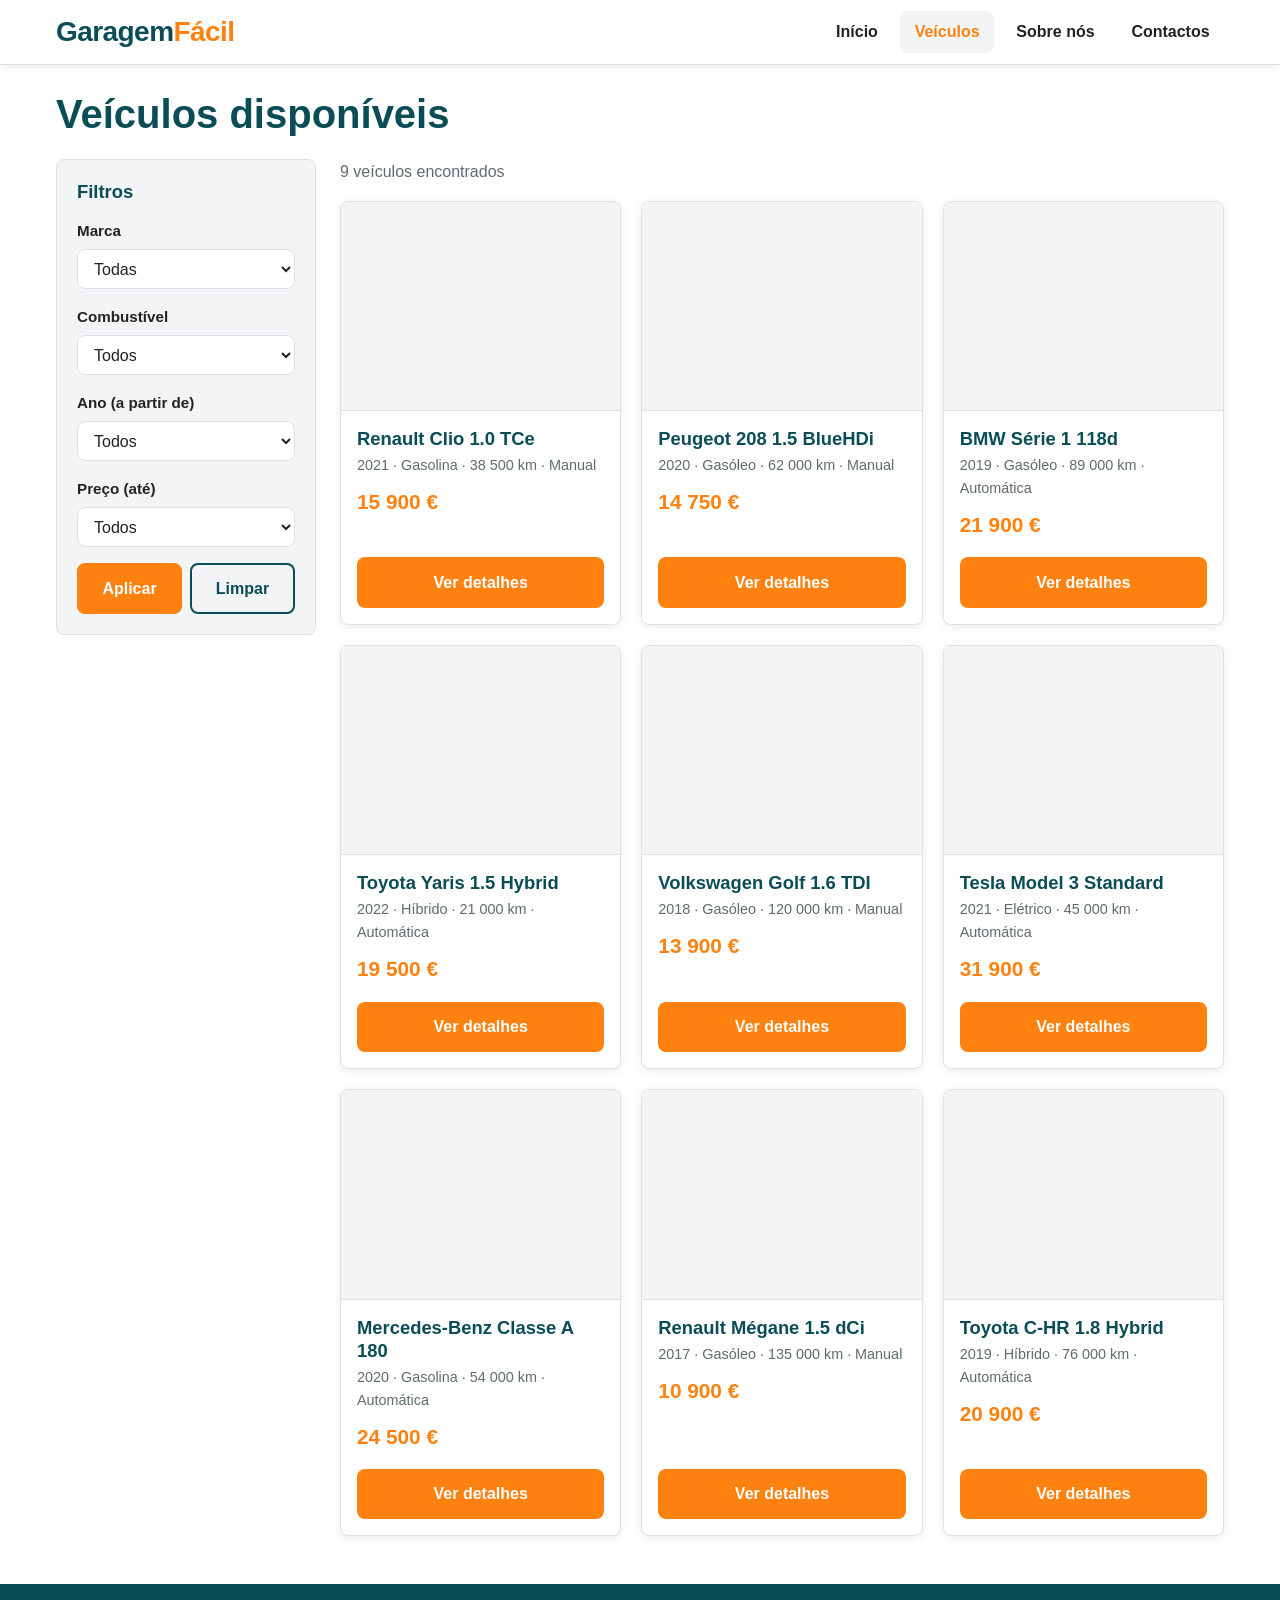
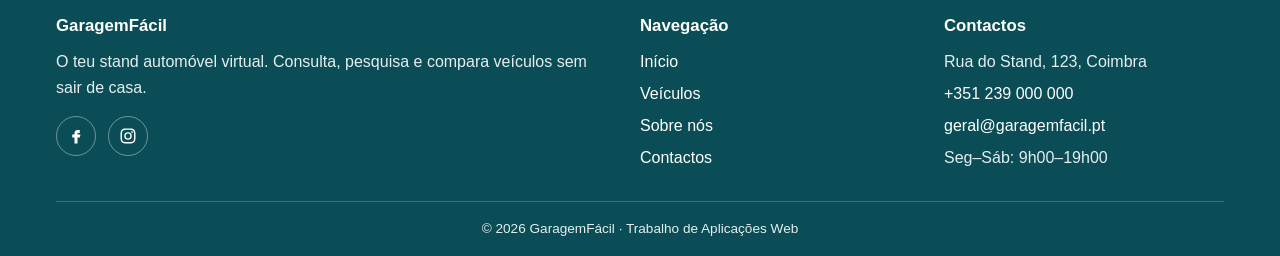
<file: Secções/veiculos.html>
<!DOCTYPE html>
<html lang="pt">
<head>
  <!-- Codificação dos caracteres (acentos) e adaptação ao ecrã do telemóvel -->
  <meta charset="UTF-8">
  <meta name="viewport" content="width=device-width, initial-scale=1.0">
  <!-- Descrição da página para os motores de pesquisa -->
  <meta name="description" content="Veículos disponíveis no stand GaragemFácil: pesquisa por marca, ano, combustível e preço.">
  <!-- Título que aparece no separador do browser -->
  <title>Veículos | GaragemFácil</title>
  <!-- Estilos comuns a todo o site e, a seguir, os estilos só desta página -->
  <link rel="stylesheet" href="../CSS/style.css">
  <link rel="stylesheet" href="../CSS/veiculos.css">
</head>
<body>
  <!-- ===== HEADER ===== -->
  <header class="site-header">
    <div class="container">
      <!-- Logótipo em texto, com link para a página inicial -->
      <a href="inicio.html" class="logo" aria-label="GaragemFácil - página inicial">Garagem<span>Fácil</span></a>

      <!-- Botão hambúrguer: só aparece no mobile e abre o menu -->
      <button class="menu-toggle" type="button" aria-expanded="false" aria-controls="menu" aria-label="Abrir menu">
        <span></span>
        <span></span>
        <span></span>
      </button>

      <!-- Menu principal; "Veículos" está marcado como página atual -->
      <nav id="menu" class="site-nav" aria-label="Menu principal">
        <ul>
          <li><a href="inicio.html">Início</a></li>
          <li><a href="veiculos.html" class="ativo" aria-current="page">Veículos</a></li>
          <li><a href="sobre.html">Sobre nós</a></li>
          <li><a href="contactos.html">Contactos</a></li>
        </ul>
      </nav>
    </div>
  </header>

  <!-- ===== CONTEÚDO PRINCIPAL ===== -->
  <main class="pagina-veiculos">
    <div class="container">
    <!-- Título da página -->
    <h1 class="titulo-seccao">Veículos disponíveis</h1>

    <!-- Layout: filtros e resultados (lado a lado no desktop, empilhados no mobile) -->
    <div class="veiculos-layout">
      <!-- ===== FILTROS ===== -->
      <aside class="filtros" aria-labelledby="filtros-titulo">
        <!-- Botão que abre/fecha os filtros no mobile (escondido no desktop) -->
        <button class="filtros__toggle" type="button" aria-expanded="false" aria-controls="filtros-form">
          Filtros <span aria-hidden="true">&#9662;</span>
        </button>
        <!-- Título do painel, visível só no desktop -->
        <h2 class="filtros__titulo" id="filtros-titulo">Filtros</h2>

        <!-- Formulário com os filtros; o js/veiculos.js trata do envio -->
        <form class="filtros__form" id="filtros-form">
          <div class="filtros__campo">
            <!-- Filtro por marca -->
            <label for="filtro-marca">Marca</label>
            <select id="filtro-marca" name="marca">
              <option value="">Todas</option>
              <option value="BMW">BMW</option>
              <option value="Mercedes-Benz">Mercedes-Benz</option>
              <option value="Peugeot">Peugeot</option>
              <option value="Renault">Renault</option>
              <option value="Tesla">Tesla</option>
              <option value="Toyota">Toyota</option>
              <option value="Volkswagen">Volkswagen</option>
            </select>
          </div>

          <div class="filtros__campo">
            <!-- Filtro por tipo de combustível -->
            <label for="filtro-combustivel">Combustível</label>
            <select id="filtro-combustivel" name="combustivel">
              <option value="">Todos</option>
              <option value="Gasolina">Gasolina</option>
              <option value="Gasóleo">Gasóleo</option>
              <option value="Híbrido">Híbrido</option>
              <option value="Elétrico">Elétrico</option>
            </select>
          </div>

          <div class="filtros__campo">
            <!-- Filtro pelo ano mínimo -->
            <label for="filtro-ano">Ano (a partir de)</label>
            <select id="filtro-ano" name="ano">
              <option value="">Todos</option>
              <option value="2022">2022</option>
              <option value="2021">2021</option>
              <option value="2020">2020</option>
              <option value="2019">2019</option>
              <option value="2018">2018</option>
              <option value="2017">2017</option>
            </select>
          </div>

          <div class="filtros__campo">
            <!-- Filtro pelo preço máximo -->
            <label for="filtro-preco">Preço (até)</label>
            <select id="filtro-preco" name="preco">
              <option value="">Todos</option>
              <option value="12500">12 500 €</option>
              <option value="15000">15 000 €</option>
              <option value="20000">20 000 €</option>
              <option value="25000">25 000 €</option>
              <option value="35000">35 000 €</option>
            </select>
          </div>

          <!-- Botões para aplicar e para limpar os filtros -->
          <div class="filtros__acoes">
            <button class="btn btn-primario" type="submit">Aplicar</button>
            <button class="btn" type="reset">Limpar</button>
          </div>
        </form>
      </aside>

      <!-- ===== RESULTADOS ===== -->
      <section class="resultados" aria-labelledby="resultados-titulo">
        <!-- Título só para leitores de ecrã -->
        <h2 class="sr-only" id="resultados-titulo">Resultados</h2>
        <!-- Número de veículos visíveis (atualizado pelo JavaScript) -->
        <p class="resultados__contagem" id="contagem" aria-live="polite">9 veículos encontrados</p>

        <!-- Grelha de cartões. Cada cartão guarda marca, combustível, ano e preço em atributos data-* para os filtros -->
        <ul class="grelha-veiculos" id="lista-veiculos">
        <!-- Cartão: Renault Clio 1.0 TCe -->
        <li>
          <article class="card-veiculo" data-marca="Renault" data-combustivel="Gasolina" data-ano="2021" data-preco="15900">
            <div class="card-veiculo__foto" aria-hidden="true"></div>
            <div class="card-veiculo__corpo">
              <h3>Renault Clio 1.0 TCe</h3>
              <p class="card-veiculo__info">2021 · Gasolina · 38 500 km · Manual</p>
              <p class="card-veiculo__preco">15 900 €</p>
              <a href="veiculo.html?id=1" class="btn btn-primario">Ver detalhes</a>
            </div>
          </article>
        </li>
        <!-- Cartão: Peugeot 208 1.5 BlueHDi -->
        <li>
          <article class="card-veiculo" data-marca="Peugeot" data-combustivel="Gasóleo" data-ano="2020" data-preco="14750">
            <div class="card-veiculo__foto" aria-hidden="true"></div>
            <div class="card-veiculo__corpo">
              <h3>Peugeot 208 1.5 BlueHDi</h3>
              <p class="card-veiculo__info">2020 · Gasóleo · 62 000 km · Manual</p>
              <p class="card-veiculo__preco">14 750 €</p>
              <a href="veiculo.html?id=2" class="btn btn-primario">Ver detalhes</a>
            </div>
          </article>
        </li>
        <!-- Cartão: BMW Série 1 118d -->
        <li>
          <article class="card-veiculo" data-marca="BMW" data-combustivel="Gasóleo" data-ano="2019" data-preco="21900">
            <div class="card-veiculo__foto" aria-hidden="true"></div>
            <div class="card-veiculo__corpo">
              <h3>BMW Série 1 118d</h3>
              <p class="card-veiculo__info">2019 · Gasóleo · 89 000 km · Automática</p>
              <p class="card-veiculo__preco">21 900 €</p>
              <a href="veiculo.html?id=3" class="btn btn-primario">Ver detalhes</a>
            </div>
          </article>
        </li>
        <!-- Cartão: Toyota Yaris 1.5 Hybrid -->
        <li>
          <article class="card-veiculo" data-marca="Toyota" data-combustivel="Híbrido" data-ano="2022" data-preco="19500">
            <div class="card-veiculo__foto" aria-hidden="true"></div>
            <div class="card-veiculo__corpo">
              <h3>Toyota Yaris 1.5 Hybrid</h3>
              <p class="card-veiculo__info">2022 · Híbrido · 21 000 km · Automática</p>
              <p class="card-veiculo__preco">19 500 €</p>
              <a href="veiculo.html?id=4" class="btn btn-primario">Ver detalhes</a>
            </div>
          </article>
        </li>
        <!-- Cartão: Volkswagen Golf 1.6 TDI -->
        <li>
          <article class="card-veiculo" data-marca="Volkswagen" data-combustivel="Gasóleo" data-ano="2018" data-preco="13900">
            <div class="card-veiculo__foto" aria-hidden="true"></div>
            <div class="card-veiculo__corpo">
              <h3>Volkswagen Golf 1.6 TDI</h3>
              <p class="card-veiculo__info">2018 · Gasóleo · 120 000 km · Manual</p>
              <p class="card-veiculo__preco">13 900 €</p>
              <a href="veiculo.html?id=5" class="btn btn-primario">Ver detalhes</a>
            </div>
          </article>
        </li>
        <!-- Cartão: Tesla Model 3 Standard -->
        <li>
          <article class="card-veiculo" data-marca="Tesla" data-combustivel="Elétrico" data-ano="2021" data-preco="31900">
            <div class="card-veiculo__foto" aria-hidden="true"></div>
            <div class="card-veiculo__corpo">
              <h3>Tesla Model 3 Standard</h3>
              <p class="card-veiculo__info">2021 · Elétrico · 45 000 km · Automática</p>
              <p class="card-veiculo__preco">31 900 €</p>
              <a href="veiculo.html?id=6" class="btn btn-primario">Ver detalhes</a>
            </div>
          </article>
        </li>
        <!-- Cartão: Mercedes-Benz Classe A 180 -->
        <li>
          <article class="card-veiculo" data-marca="Mercedes-Benz" data-combustivel="Gasolina" data-ano="2020" data-preco="24500">
            <div class="card-veiculo__foto" aria-hidden="true"></div>
            <div class="card-veiculo__corpo">
              <h3>Mercedes-Benz Classe A 180</h3>
              <p class="card-veiculo__info">2020 · Gasolina · 54 000 km · Automática</p>
              <p class="card-veiculo__preco">24 500 €</p>
              <a href="veiculo.html?id=7" class="btn btn-primario">Ver detalhes</a>
            </div>
          </article>
        </li>
        <!-- Cartão: Renault Mégane 1.5 dCi -->
        <li>
          <article class="card-veiculo" data-marca="Renault" data-combustivel="Gasóleo" data-ano="2017" data-preco="10900">
            <div class="card-veiculo__foto" aria-hidden="true"></div>
            <div class="card-veiculo__corpo">
              <h3>Renault Mégane 1.5 dCi</h3>
              <p class="card-veiculo__info">2017 · Gasóleo · 135 000 km · Manual</p>
              <p class="card-veiculo__preco">10 900 €</p>
              <a href="veiculo.html?id=8" class="btn btn-primario">Ver detalhes</a>
            </div>
          </article>
        </li>
        <!-- Cartão: Toyota C-HR 1.8 Hybrid -->
        <li>
          <article class="card-veiculo" data-marca="Toyota" data-combustivel="Híbrido" data-ano="2019" data-preco="20900">
            <div class="card-veiculo__foto" aria-hidden="true"></div>
            <div class="card-veiculo__corpo">
              <h3>Toyota C-HR 1.8 Hybrid</h3>
              <p class="card-veiculo__info">2019 · Híbrido · 76 000 km · Automática</p>
              <p class="card-veiculo__preco">20 900 €</p>
              <a href="veiculo.html?id=9" class="btn btn-primario">Ver detalhes</a>
            </div>
          </article>
        </li>
        </ul>

        <!-- Mensagem mostrada quando nenhum veículo corresponde aos filtros -->
        <p class="resultados__vazio" id="sem-resultados" hidden>Nenhum veículo corresponde aos filtros escolhidos.</p>
      </section>
    </div>
    </div>
  </main>

  <!-- ===== FOOTER ===== -->
  <footer class="site-footer">
    <div class="container">
      <div class="footer-grelha">
        <div class="footer-coluna">
          <h2>GaragemFácil</h2>
          <p>O teu stand automóvel virtual. Consulta, pesquisa e compara veículos sem sair de casa.</p>
          <div class="redes-sociais">
            <a href="#" aria-label="Facebook">
              <svg viewBox="0 0 24 24" aria-hidden="true"><path d="M14 8h3V4h-3c-2.8 0-4 1.7-4 4.3V10H7v4h3v8h4v-8h3l1-4h-4V8.5c0-.3.2-.5.5-.5z"/></svg>
            </a>
            <a href="#" aria-label="Instagram">
              <svg viewBox="0 0 24 24" aria-hidden="true"><path d="M12 7a5 5 0 1 0 0 10 5 5 0 0 0 0-10zm0 8.2a3.2 3.2 0 1 1 0-6.4 3.2 3.2 0 0 1 0 6.4zM17.3 5.5a1.2 1.2 0 1 0 0 2.4 1.2 1.2 0 0 0 0-2.4zM12 2c-2.7 0-3 0-4.1.1C4.3 2.2 2.2 4.3 2.1 7.9 2 9 2 9.3 2 12s0 3 .1 4.1c.1 3.6 2.2 5.7 5.8 5.8 1.1.1 1.4.1 4.1.1s3 0 4.1-.1c3.6-.1 5.7-2.2 5.8-5.8.1-1.1.1-1.4.1-4.1s0-3-.1-4.1c-.1-3.6-2.2-5.7-5.8-5.8C15 2 14.7 2 12 2zm0 1.8c2.7 0 3 0 4 .1 2.6.1 3.9 1.4 4 4 .1 1 .1 1.3.1 4s0 3-.1 4c-.1 2.6-1.4 3.9-4 4-1 .1-1.3.1-4 .1s-3 0-4-.1c-2.6-.1-3.9-1.4-4-4-.1-1-.1-1.3-.1-4s0-3 .1-4c.1-2.6 1.4-3.9 4-4 1-.1 1.3-.1 4-.1z"/></svg>
            </a>
          </div>
        </div>

        <div class="footer-coluna">
          <h2>Navegação</h2>
          <ul>
            <li><a href="inicio.html">Início</a></li>
            <li><a href="veiculos.html">Veículos</a></li>
            <li><a href="sobre.html">Sobre nós</a></li>
            <li><a href="contactos.html">Contactos</a></li>
          </ul>
        </div>

        <div class="footer-coluna">
          <h2>Contactos</h2>
          <ul>
            <li>Rua do Stand, 123, Coimbra</li>
            <li><a href="tel:+351239000000">+351 239 000 000</a></li>
            <li><a href="mailto:geral@garagemfacil.pt">geral@garagemfacil.pt</a></li>
            <li>Seg–Sáb: 9h00–19h00</li>
          </ul>
        </div>
      </div>

      <p class="footer-copy">&copy; <span id="ano-atual">2026</span> GaragemFácil · Trabalho de Aplicações Web</p>
    </div>
  </footer>

  <!-- Scripts: menu comum a todas as páginas e filtros desta página -->
  <script src="../JS/main.js"></script>
  <script src="../JS/veiculos.js"></script>
</body>
</html>
</file>
<file: CSS/style.css>
/* ==========================================================================
   GaragemFácil — estilos base comuns a todas as páginas
   Abordagem mobile-first: estilos para telemóvel por defeito,
   media queries a partir de 600px (tablet) e 992px (desktop).
   ========================================================================== */

/* ---------- 1. Variáveis (cores do logótipo) ---------- */
:root {
  --cor-primaria: #0a4d56;        /* azul petróleo do logo */
  --cor-primaria-escura: #073840;
  --cor-secundaria: #ff8210;      /* laranja do logo */
  --cor-secundaria-escura: #e06f05;
  --cor-texto: #222222;
  --cor-texto-suave: #5f6b6d;
  --cor-fundo: #ffffff;
  --cor-fundo-alt: #f2f4f5;
  --cor-borda: #dde2e4;

  --fonte: "Segoe UI", Roboto, "Helvetica Neue", Arial, sans-serif;
  --raio: 8px;
  --sombra: 0 2px 8px rgba(0, 0, 0, 0.08);
  --sombra-forte: 0 6px 18px rgba(0, 0, 0, 0.14);
  --espaco: 1rem;
  --largura-max: 1200px;
  --altura-header: 64px;
  --transicao: 0.2s ease;
}

/* ---------- 2. Reset e base ---------- */
*,
*::before,
*::after {
  box-sizing: border-box;
}

/* Deslocação suave ao carregar em links internos (âncoras) */
html {
  scroll-behavior: smooth;
}

/* Corpo da página: tipo de letra, cores base e coluna flex para o footer ficar sempre em baixo */
body {
  margin: 0;
  font-family: var(--fonte);
  font-size: 1rem;
  line-height: 1.6;
  color: var(--cor-texto);
  background-color: var(--cor-fundo);
  display: flex;
  flex-direction: column;
  min-height: 100vh;
}

/* O conteúdo principal ocupa o espaço livre, empurrando o footer para o fundo */
main {
  flex: 1;
}

/* Imagens nunca ultrapassam a largura do contentor (importante na responsividade) */
img {
  max-width: 100%;
  height: auto;
  display: block;
}

/* Cor base dos links */
a {
  color: var(--cor-primaria);
}

/* Cor dos links ao passar o rato */
a:hover {
  color: var(--cor-secundaria);
}

/* Estilo comum a todos os títulos */
h1,
h2,
h3,
h4 {
  line-height: 1.25;
  margin: 0 0 0.5em;
  color: var(--cor-primaria);
}

/* Tamanhos dos títulos no telemóvel (aumentam nas media queries) */
h1 { font-size: 1.75rem; }
h2 { font-size: 1.4rem; }
h3 { font-size: 1.15rem; }

/* Espaço por baixo de cada parágrafo */
p {
  margin: 0 0 1em;
}

/* Remove margens e recuo por defeito das listas */
ul {
  margin: 0;
  padding: 0;
}

/* Contorno laranja visível ao navegar com o teclado (acessibilidade) */
:focus-visible {
  outline: 3px solid var(--cor-secundaria);
  outline-offset: 2px;
}

/* Texto só para leitores de ecrã */
.sr-only {
  position: absolute;
  width: 1px;
  height: 1px;
  padding: 0;
  margin: -1px;
  overflow: hidden;
  clip: rect(0, 0, 0, 0);
  white-space: nowrap;
  border: 0;
}

/* ---------- 3. Layout ---------- */
.container {
  width: 100%;
  max-width: var(--largura-max);
  margin: 0 auto;
  padding: 0 var(--espaco);
}

/* Espaçamento vertical de cada secção da página */
.seccao {
  padding: 2rem 0;
}

/* Variante de secção com fundo cinzento claro, para alternar secções */
.seccao--alt {
  background-color: var(--cor-fundo-alt);
}

/* Espaço por baixo do título de uma secção */
.titulo-seccao {
  margin-bottom: 1.25rem;
}

/* ---------- 4. Botões ---------- */
.btn {
  display: inline-block;
  padding: 0.65rem 1.25rem;
  border: 2px solid var(--cor-primaria);
  border-radius: var(--raio);
  background-color: transparent;
  color: var(--cor-primaria);
  font: inherit;
  font-weight: 600;
  text-align: center;
  text-decoration: none;
  cursor: pointer;
  transition: background-color var(--transicao), color var(--transicao),
    border-color var(--transicao);
}

/* Botão base ao passar o rato: fundo azul e texto branco */
.btn:hover {
  background-color: var(--cor-primaria);
  color: #ffffff;
}

/* .btn-primario e .btn-primary são equivalentes */
.btn-primario,
.btn-primary {
  background-color: var(--cor-secundaria);
  border-color: var(--cor-secundaria);
  color: #ffffff;
}

/* Botão principal ao passar o rato: laranja mais escuro */
.btn-primario:hover,
.btn-primary:hover {
  background-color: var(--cor-secundaria-escura);
  border-color: var(--cor-secundaria-escura);
  color: #ffffff;
}

/* Botão que ocupa toda a largura disponível */
.btn-bloco {
  display: block;
  width: 100%;
}

/* ---------- 5. Formulários (base) ---------- */
input,
select,
textarea {
  width: 100%;
  padding: 0.6rem 0.75rem;
  border: 1px solid var(--cor-borda);
  border-radius: var(--raio);
  font: inherit;
  color: var(--cor-texto);
  background-color: #ffffff;
}

/* Campo de formulário selecionado: borda azul e brilho suave */
input:focus,
select:focus,
textarea:focus {
  border-color: var(--cor-primaria);
  outline: none;
  box-shadow: 0 0 0 3px rgba(10, 77, 86, 0.2);
}

/* Etiquetas dos campos de formulário, por cima de cada campo */
label {
  display: block;
  margin-bottom: 0.3rem;
  font-weight: 600;
}

/* ---------- 6. Header ---------- */
.site-header {
  position: sticky;
  top: 0;
  z-index: 100;
  background-color: var(--cor-fundo);
  border-bottom: 1px solid var(--cor-borda);
  box-shadow: var(--sombra);
}

/* Dentro do cabeçalho: logo à esquerda e botão/menu à direita */
.site-header > .container {
  display: flex;
  align-items: center;
  justify-content: space-between;
  flex-wrap: wrap;
  min-height: var(--altura-header);
}

/* Logótipo em texto: "Garagem" a azul e "Fácil" a laranja */
.logo {
  display: inline-flex;
  align-items: center;
  font-size: 1.5rem;
  font-weight: 800;
  letter-spacing: -0.02em;
  color: var(--cor-primaria);
  text-decoration: none;
}

/* Parte "Fácil" do logótipo a laranja */
.logo span {
  color: var(--cor-secundaria);
}

/* O logótipo mantém a cor ao passar o rato */
.logo:hover {
  color: var(--cor-primaria);
}

/* Botão hambúrguer (.menu-toggle e .nav-toggle são equivalentes) */
.menu-toggle,
.nav-toggle {
  display: flex;
  flex-direction: column;
  justify-content: center;
  gap: 5px;
  width: 44px;
  height: 44px;
  padding: 10px;
  border: none;
  border-radius: var(--raio);
  background: transparent;
  cursor: pointer;
}

/* As três linhas do botão hambúrguer */
.menu-toggle span,
.nav-toggle span {
  display: block;
  height: 3px;
  width: 100%;
  border-radius: 2px;
  background-color: var(--cor-primaria);
  transition: transform var(--transicao), opacity var(--transicao);
}

/* Animação para "X" quando o menu está aberto */
.menu-toggle[aria-expanded="true"] span:nth-child(1),
.nav-toggle[aria-expanded="true"] span:nth-child(1) {
  transform: translateY(8px) rotate(45deg);
}

/* Linha do meio desaparece com o menu aberto */
.menu-toggle[aria-expanded="true"] span:nth-child(2),
.nav-toggle[aria-expanded="true"] span:nth-child(2) {
  opacity: 0;
}

/* Linha de baixo roda para formar o "X" */
.menu-toggle[aria-expanded="true"] span:nth-child(3),
.nav-toggle[aria-expanded="true"] span:nth-child(3) {
  transform: translateY(-8px) rotate(-45deg);
}

/* Menu: escondido no mobile, aberto com a classe .aberto */
.site-nav {
  display: none;
  width: 100%;
  padding-bottom: 0.75rem;
}

/* Menu visível quando o JavaScript lhe junta a classe .aberto */
.site-nav.aberto {
  display: block;
}

/* Lista de links do menu na vertical (telemóvel) */
.site-nav ul {
  list-style: none;
  display: flex;
  flex-direction: column;
}

/* Cada link do menu: área grande para tocar e linha separadora */
.site-nav a {
  display: block;
  padding: 0.75rem 0.5rem;
  border-bottom: 1px solid var(--cor-borda);
  color: var(--cor-texto);
  font-weight: 600;
  text-decoration: none;
}

/* O último link não tem linha separadora */
.site-nav li:last-child a {
  border-bottom: none;
}

/* Link ao passar o rato e link da página atual ficam a laranja */
.site-nav a:hover,
.site-nav a.ativo,
.site-nav a[aria-current="page"] {
  color: var(--cor-secundaria);
}

/* ---------- 7. Grelha e cartão de veículo ---------- */
.grelha-veiculos {
  display: grid;
  grid-template-columns: 1fr;
  gap: 1.25rem;
}

/* Cartão de veículo: caixa branca com borda, cantos arredondados e sombra */
.card-veiculo {
  display: flex;
  flex-direction: column;
  overflow: hidden;
  background-color: var(--cor-fundo);
  border: 1px solid var(--cor-borda);
  border-radius: var(--raio);
  box-shadow: var(--sombra);
  transition: transform var(--transicao), box-shadow var(--transicao);
}

/* Cartão sobe ligeiramente e ganha sombra ao passar o rato */
.card-veiculo:hover {
  transform: translateY(-3px);
  box-shadow: var(--sombra-forte);
}

/* Fotografia do cartão (opcional) com proporção 4:3, recortada para encaixar */
.card-veiculo > img {
  width: 100%;
  aspect-ratio: 4 / 3;
  object-fit: cover;
  background-color: var(--cor-fundo-alt);
}

/* Zona de texto do cartão, em coluna */
.card-veiculo__corpo {
  display: flex;
  flex-direction: column;
  flex: 1;
  padding: 1rem;
}

/* Nome do veículo */
.card-veiculo__corpo h3 {
  margin-bottom: 0.25rem;
}

/* Linha de informação: ano, combustível e quilómetros */
.card-veiculo__info {
  color: var(--cor-texto-suave);
  font-size: 0.9rem;
  margin-bottom: 0.5rem;
}

/* Preço do veículo em destaque, a laranja */
.card-veiculo__preco {
  font-size: 1.3rem;
  font-weight: 700;
  color: var(--cor-secundaria);
  margin-bottom: 1rem;
}

/* Empurra o botão para o fundo do cartão, alinhando cartões com alturas diferentes */
.card-veiculo__corpo .btn {
  margin-top: auto;
}

/* ---------- 8. Footer ---------- */
.site-footer {
  margin-top: 2rem;
  padding: 2rem 0 1rem;
  background-color: var(--cor-primaria);
  color: #e6eeef;
}

/* Links do rodapé a branco */
.site-footer a {
  color: #ffffff;
  text-decoration: none;
}

/* Links do rodapé a laranja ao passar o rato */
.site-footer a:hover {
  color: var(--cor-secundaria);
}

/* Títulos das colunas do rodapé */
.site-footer h2 {
  font-size: 1.05rem;
  color: #ffffff;
  margin-bottom: 0.75rem;
}

/* Colunas do rodapé: uma por baixo da outra no telemóvel */
.footer-grelha {
  display: grid;
  grid-template-columns: 1fr;
  gap: 1.5rem;
}

/* Listas do rodapé sem marcadores */
.footer-coluna ul {
  list-style: none;
}

/* Espaço entre os itens das listas do rodapé */
.footer-coluna li {
  margin-bottom: 0.4rem;
}

/* Ícones das redes sociais lado a lado */
.redes-sociais {
  display: flex;
  gap: 0.75rem;
}

/* Cada ícone de rede social dentro de um círculo */
.redes-sociais a {
  display: inline-flex;
  align-items: center;
  justify-content: center;
  width: 40px;
  height: 40px;
  border: 1px solid rgba(255, 255, 255, 0.4);
  border-radius: 50%;
}

/* Tamanho e cor dos ícones SVG */
.redes-sociais svg {
  width: 18px;
  height: 18px;
  fill: currentColor;
}

/* Linha de direitos de autor no fundo do rodapé */
.footer-copy {
  margin: 1.5rem 0 0;
  padding-top: 1rem;
  border-top: 1px solid rgba(255, 255, 255, 0.2);
  font-size: 0.85rem;
  text-align: center;
}

/* ==========================================================================
   Tablet (>= 600px)
   ========================================================================== */
@media (min-width: 600px) {
  /* Títulos maiores no tablet */
  h1 { font-size: 2rem; }
  h2 { font-size: 1.6rem; }

  /* Mais espaço vertical nas secções */
  .seccao {
    padding: 3rem 0;
  }

  /* Grelha de veículos com 2 colunas no tablet */
  .grelha-veiculos {
    grid-template-columns: repeat(2, 1fr);
  }

  /* Rodapé em 2 colunas no tablet */
  .footer-grelha {
    grid-template-columns: repeat(2, 1fr);
  }
}

/* ==========================================================================
   Desktop (>= 992px)
   ========================================================================== */
@media (min-width: 992px) {
  /* Título principal maior no desktop */
  h1 { font-size: 2.5rem; }

  /* Logótipo um pouco maior no desktop */
  .logo {
    font-size: 1.75rem;
  }

  /* Hambúrguer escondido, menu sempre visível na horizontal */
  .menu-toggle,
  .nav-toggle {
    display: none;
  }

  /* Menu sempre visível e alinhado à direita do logo */
  .site-nav,
  .site-nav.aberto {
    display: block;
    width: auto;
    padding-bottom: 0;
  }

  /* Links do menu lado a lado na horizontal */
  .site-nav ul {
    flex-direction: row;
    gap: 0.5rem;
  }

  /* Links do menu sem linha separadora e com cantos arredondados */
  .site-nav a {
    padding: 0.5rem 0.9rem;
    border-bottom: none;
    border-radius: var(--raio);
  }

  /* Página atual com fundo cinzento claro */
  .site-nav a.ativo,
  .site-nav a[aria-current="page"] {
    background-color: var(--cor-fundo-alt);
  }

  /* Grelha de veículos com 3 colunas no desktop */
  .grelha-veiculos {
    grid-template-columns: repeat(3, 1fr);
  }

  /* Rodapé em 3 colunas no desktop (a primeira mais larga) */
  .footer-grelha {
    grid-template-columns: 2fr 1fr 1fr;
  }
}
</file>
<file: CSS/contactos.css>
/* ==========================================================
   Contactos (Secções/contactos.html)
   Estilos próprios da página. Header, footer, .container e
   .btn vêm de css/style.css. Mobile first: 600px e 992px.
   ========================================================== */

/* Banner do topo: fundo na cor primária e texto centrado a branco */
.page-banner {
  background: var(--cor-primaria, #0a4d56);
  color: #fff;
  padding: 2.5rem 0;
  text-align: center;
}

/* Título do banner */
.page-banner h1 {
  margin: 0 0 0.5rem;
  color: #fff;
  font-size: 1.75rem;
}

/* Frase de apresentação do banner, um pouco mais transparente */
.page-banner p {
  margin: 0;
  opacity: 0.9;
}

/* Espaçamento vertical das secções (mobile) */
.contactos,
.contactos-mapa {
  padding: 2.5rem 0;
}

/* Grelha principal: uma coluna no mobile */
.contactos__grid {
  display: grid;
  gap: 2rem;
}

/* Títulos das secções sem margem por cima */
.contactos h2,
.contactos-mapa h2 {
  margin-top: 0;
}

/* Informações: o address não fica em itálico */
.contactos__info address {
  font-style: normal;
}

/* Cada bloco de contacto (morada, telefone, email) */
.contactos__info address p {
  margin: 0 0 1rem;
}

/* Links de telefone e email na cor primária */
.contactos__info a {
  color: var(--cor-primaria, #0a4d56);
}

/* Tabela do horário a toda a largura */
.horario {
  width: 100%;
  border-collapse: collapse;
}

/* Linhas da tabela separadas por uma borda */
.horario th,
.horario td {
  padding: 0.5rem 0;
  border-bottom: 1px solid #e5e7eb;
  text-align: left;
}

/* Horas alinhadas à direita */
.horario td {
  text-align: right;
}

/* Formulário: caixa com fundo claro e cantos arredondados */
.contactos__form {
  background: var(--cor-fundo-alt, #f2f4f5);
  border-radius: var(--raio, 8px);
  padding: 1.5rem;
}

/* Cada campo: etiqueta por cima do input */
.campo {
  display: flex;
  flex-direction: column;
  margin-bottom: 1rem;
}

/* Etiqueta do campo a negrito */
.campo label {
  font-weight: 600;
  margin-bottom: 0.35rem;
}

/* Indicação "(opcional)" em cor mais suave */
.campo .opcional {
  font-weight: 400;
  color: var(--cor-texto-suave, #5f6b6d);
}

/* Inputs, listas e caixa de texto a toda a largura */
.campo input,
.campo select,
.campo textarea {
  width: 100%;
  padding: 0.65rem 0.75rem;
  font: inherit;
  border: 1px solid #cbd5e1;
  border-radius: 6px;
  background: #fff;
  box-sizing: border-box;
}

/* A caixa de mensagem só se redimensiona na vertical */
.campo textarea {
  resize: vertical;
}

/* Contorno laranja no campo selecionado (acessibilidade) */
.campo input:focus,
.campo select:focus,
.campo textarea:focus {
  outline: 2px solid var(--cor-secundaria, #ff8210);
  outline-offset: 1px;
  border-color: transparent;
}

/* Botão de envio a toda a largura no mobile */
.contactos__form .btn {
  width: 100%;
}

/* Mapa: contentor com proporção fixa (4:3 no mobile) e fundo cinzento enquanto carrega */
.mapa {
  position: relative;
  width: 100%;
  aspect-ratio: 4 / 3;
  border-radius: var(--raio, 8px);
  overflow: hidden;
  background: #e5e7eb;
}

/* O iframe ocupa todo o espaço do contentor do mapa */
.mapa iframe {
  position: absolute;
  inset: 0;
  width: 100%;
  height: 100%;
  border: 0;
}

/* Tablet (a partir de 600px) */
@media (min-width: 600px) {
  /* Tablet: título do banner maior */
  .page-banner h1 {
    font-size: 2.25rem;
  }

  /* Tablet: botão com a largura do texto */
  .contactos__form .btn {
    width: auto;
  }

  /* Tablet: mapa mais largo (16:9) */
  .mapa {
    aspect-ratio: 16 / 9;
  }
}

/* Desktop: informações à esquerda, formulário à direita */
@media (min-width: 992px) {
  /* Desktop: banner mais alto */
  .page-banner {
    padding: 4rem 0;
  }

  /* Desktop: mais espaçamento vertical */
  .contactos,
  .contactos-mapa {
    padding: 4rem 0;
  }

  /* Desktop: informações e formulário lado a lado */
  .contactos__grid {
    grid-template-columns: 1fr 1.4fr;
    gap: 3rem;
    align-items: start;
  }

  /* Desktop: mais espaço interior no formulário */
  .contactos__form {
    padding: 2rem;
  }

  /* Desktop: mapa panorâmico (21:9) */
  .mapa {
    aspect-ratio: 21 / 9;
  }
}
</file>
<file: CSS/inicio.css>
/* ==========================================================================
   Página Início (Secções/inicio.html)
   Estilos próprios desta página. Header, footer, cores, .btn, .grelha-veiculos e
   .card-veiculo vêm de css/style.css. Abordagem mobile-first: primeiro os estilos
   para telemóvel e depois as media queries para tablet (600px) e desktop (992px).
   ========================================================================== */


/* ---------- Hero ----------
   Bloco de destaque no topo da página, com o título e a pesquisa rápida. */

/* Fundo em degradê com as cores do logótipo, texto branco e centrado */
.hero {
  background:
    linear-gradient(135deg, var(--cor-primaria) 0%, var(--cor-primaria-escura) 100%);
  color: #fff;
  padding: 3rem 0;
  text-align: center;
}

/* Título principal: branco (o style.css põe os títulos na cor primária) */
.hero h1 {
  color: #fff;
  margin: 0 0 0.5rem;
  font-size: 1.75rem;
  line-height: 1.2;
}

/* Frase por baixo do título, ligeiramente mais suave */
.hero__subtitulo {
  margin: 0 0 1.5rem;
  opacity: 0.9;
}


/* ---------- Pesquisa rápida ----------
   Caixa branca com os campos Marca e Modelo e o botão Pesquisar. */

/* Caixa da pesquisa: grelha com os campos empilhados no mobile */
.pesquisa {
  display: grid;
  gap: 0.75rem;
  max-width: 720px;
  margin: 0 auto;
  padding: 1rem;
  background: var(--cor-fundo);
  border-radius: var(--raio);
  box-shadow: var(--sombra-forte);
  text-align: left;
}

/* Cada campo: etiqueta por cima e lista de opções por baixo */
.pesquisa__campo {
  display: flex;
  flex-direction: column;
  gap: 0.25rem;
}

/* Etiquetas dos campos (Marca, Modelo) */
.pesquisa label {
  font-size: 0.85rem;
  font-weight: 600;
  color: var(--cor-texto);
}

/* Listas de opções a ocupar toda a largura do campo */
.pesquisa select {
  width: 100%;
  padding: 0.65rem 0.75rem;
  font: inherit;
  border: 1px solid var(--cor-borda);
  border-radius: var(--raio);
  background: #fff;
}

/* Botão Pesquisar: largura total no mobile e altura mínima confortável para o dedo */
.pesquisa__botao {
  width: 100%;
  min-height: 44px;
}


/* ---------- Veículos em destaque ---------- */

/* Espaço reservado para a fotografia do veículo (sem imagem por agora) */
.card-veiculo__foto {
  aspect-ratio: 4 / 3;
  background-color: var(--cor-fundo-alt);
  border-bottom: 1px solid var(--cor-borda);
}

/* Linha com o título da secção à esquerda e o link "Ver todos" à direita */
.destaques__topo {
  display: flex;
  align-items: baseline;
  justify-content: space-between;
  gap: 1rem;
  margin-bottom: 1.25rem;
}

/* Tira a margem do título para ficar alinhado com o link */
.destaques__topo h2 {
  margin: 0;
}

/* Link "Ver todos": sempre numa só linha e a negrito */
.destaques__ver-todos {
  white-space: nowrap;
  font-weight: 600;
}


/* ---------- Tablet (a partir de 600px) ---------- */
@media (min-width: 600px) {
  /* Hero com mais espaço e título maior */
  .hero {
    padding: 4rem 0;
  }

  .hero h1 {
    font-size: 2.25rem;
  }

  /* Marca e Modelo lado a lado */
  .pesquisa {
    grid-template-columns: 1fr 1fr;
  }

  /* Botão ocupa a linha inteira por baixo dos dois campos */
  .pesquisa__botao {
    grid-column: 1 / -1;
  }
}


/* ---------- Desktop (a partir de 992px) ---------- */
@media (min-width: 992px) {
  /* Hero ainda mais alto e título grande */
  .hero {
    padding: 6rem 0;
  }

  .hero h1 {
    font-size: 3rem;
  }

  /* Campos e botão todos na mesma linha, alinhados pela base */
  .pesquisa {
    grid-template-columns: 1fr 1fr auto;
    align-items: end;
  }

  /* Botão volta a ter só a largura do texto */
  .pesquisa__botao {
    grid-column: auto;
    width: auto;
    padding-inline: 2rem;
  }
}
</file>
<file: CSS/sobre.css>
/* ==========================================================
   Sobre nós (Secções/sobre.html)
   Estilos próprios da página. Header, footer, .container e
   .btn vêm de css/style.css. Mobile first: 600px e 992px.
   ========================================================== */

/* Banner do topo: fundo na cor primária e texto centrado a branco */
.page-banner {
  background: var(--cor-primaria, #0a4d56);
  color: #fff;
  padding: 2.5rem 0;
  text-align: center;
}

/* Título do banner */
.page-banner h1 {
  margin: 0 0 0.5rem;
  color: #fff;
  font-size: 1.75rem;
}

/* Frase de apresentação do banner, um pouco mais transparente */
.page-banner p {
  margin: 0;
  opacity: 0.9;
}

/* Espaçamento vertical de cada secção (mobile) */
.sobre-historia,
.sobre-valores,
.sobre-equipa,
.sobre-cta {
  padding: 2.5rem 0;
}

/* Títulos das secções centrados */
.sobre-valores h2,
.sobre-equipa h2,
.sobre-cta h2 {
  text-align: center;
  margin-top: 0;
}

/* História: grelha com uma coluna no mobile */
.sobre-historia__grid {
  display: grid;
  gap: 1.5rem;
}

/* Título da história sem margem por cima */
.sobre-historia__texto h2 {
  margin-top: 0;
}

.sobre-historia__imagem {
  width: 100%;
  aspect-ratio: 4 / 3;
  border-radius: var(--raio, 8px);
  background: #e5e7eb;
}

/* Valores: secção com fundo alternativo */
.sobre-valores {
  background: var(--cor-fundo-alt, #f2f4f5);
}

/* Listas em grelha, sem marcadores */
.valores-grid,
.equipa-grid {
  list-style: none;
  margin: 0;
  padding: 0;
  display: grid;
  gap: 1.25rem;
}

/* Cartão de cada vantagem: fundo branco, cantos arredondados e sombra */
.valor {
  background: #fff;
  border-radius: var(--raio, 8px);
  padding: 1.5rem;
  text-align: center;
  box-shadow: var(--sombra, 0 2px 8px rgba(0, 0, 0, 0.08));
}

/* Círculo laranja com o ícone da vantagem */
.valor__icone {
  display: inline-flex;
  align-items: center;
  justify-content: center;
  width: 3rem;
  height: 3rem;
  border-radius: 50%;
  background: var(--cor-secundaria, #ff8210);
  color: #fff;
  font-size: 1.25rem;
}

/* Título do cartão */
.valor h3 {
  margin: 0.75rem 0 0.5rem;
  font-size: 1.1rem;
}

/* Texto do cartão */
.valor p {
  margin: 0;
}

/* Equipa: cartão de cada membro centrado */
.membro {
  text-align: center;
}

/* Espaço redondo reservado para a foto do membro da equipa */
.membro__foto {
  width: 160px;
  height: 160px;
  margin: 0 auto 0.75rem;
  border-radius: 50%;
  background: #e5e7eb;
}

/* Nome do membro da equipa */
.membro h3 {
  margin: 0;
  font-size: 1.1rem;
}

/* Função do membro, em cor mais suave */
.membro p {
  margin: 0.25rem 0 0;
  color: var(--cor-texto-suave, #5f6b6d);
}

/* Chamada para ação: secção centrada com fundo alternativo */
.sobre-cta {
  text-align: center;
  background: var(--cor-fundo-alt, #f2f4f5);
}

/* Botões da chamada para ação: empilhados no mobile */
.sobre-cta__botoes {
  display: flex;
  flex-direction: column;
  gap: 0.75rem;
  align-items: center;
  margin-top: 1rem;
}

/* Botão secundário: só contorno, sem fundo */
.btn-secundario {
  background: transparent;
  color: var(--cor-primaria, #0a4d56);
  border: 2px solid var(--cor-primaria, #0a4d56);
}

/* Tablet (a partir de 600px) */
@media (min-width: 600px) {
  /* Tablet: título do banner maior */
  .page-banner h1 {
    font-size: 2.25rem;
  }

  /* Tablet: cartões em 2 colunas */
  .valores-grid {
    grid-template-columns: repeat(2, 1fr);
  }

  /* Tablet: equipa em 3 colunas */
  .equipa-grid {
    grid-template-columns: repeat(3, 1fr);
  }

  /* Tablet: botões lado a lado */
  .sobre-cta__botoes {
    flex-direction: row;
    justify-content: center;
  }
}

/* Desktop (a partir de 992px) */
@media (min-width: 992px) {
  /* Desktop: banner mais alto */
  .page-banner {
    padding: 4rem 0;
  }

  /* Desktop: mais espaçamento vertical nas secções */
  .sobre-historia,
  .sobre-valores,
  .sobre-equipa,
  .sobre-cta {
    padding: 4rem 0;
  }

  /* Desktop: texto e imagem lado a lado */
  .sobre-historia__grid {
    grid-template-columns: 1fr 1fr;
    align-items: center;
    gap: 3rem;
  }

  /* Desktop: cartões em 4 colunas */
  .valores-grid {
    grid-template-columns: repeat(4, 1fr);
  }
}
</file>
<file: CSS/veiculo.css>
/* ==========================================================
   GaragemFácil · Página de detalhe do veículo (Secções/veiculo.html)
   Os estilos base (header, footer, botões e cores) estão em style.css.
   Abordagem "mobile first": primeiro escreve-se o estilo para o
   telemóvel (1 coluna) e depois as media queries ajustam para
   tablet (600px) e desktop (992px, 2 colunas).
   As cores usam as variáveis de style.css; o valor depois da vírgula
   em var(--nome, valor) é usado só se a variável não existir.
   ========================================================== */


/* ---------- Área principal da página ----------
   Espaço em cima e em baixo do conteúdo, entre o header e o footer. */
.detalhe {
  padding-top: 1rem;
  padding-bottom: 2rem;
}


/* ---------- Caminho de navegação (breadcrumb) ---------- */

/* Lista "Início / Veículos / Peugeot 308" em linha, sem marcadores */
.breadcrumb ol {
  display: flex;
  flex-wrap: wrap;
  gap: 0.25rem;
  list-style: none;
  margin: 0 0 1rem;
  padding: 0;
  font-size: 0.875rem;
}

/* Barra "/" a separar cada item do anterior */
.breadcrumb li + li::before {
  content: "/";
  margin-right: 0.25rem;
  opacity: 0.6;
}

/* Cor das ligações do caminho */
.breadcrumb a {
  color: var(--cor-primaria, #0a4d56);
}


/* ---------- Grelha principal ----------
   No telemóvel as 4 zonas ficam umas por baixo das outras,
   pela ordem: galeria, resumo, informação e contacto. */
.detalhe-grid {
  display: grid;
  grid-template-columns: 1fr;
  grid-template-areas:
    "galeria"
    "resumo"
    "informacao"
    "contacto";
  gap: 1.5rem;
}

/* Liga cada secção do HTML à sua zona da grelha */
.galeria    { grid-area: galeria; }
.resumo     { grid-area: resumo; }
.informacao { grid-area: informacao; }
.contacto   { grid-area: contacto; }


/* ---------- Galeria ---------- */

/* Espaço da foto principal, sempre na proporção 16:10 */
.galeria-principal {
  border-radius: var(--raio, 8px);
  aspect-ratio: 16 / 10;
  font-size: 1.25rem;
}

/* Espaço reservado para as fotos (até haver fotos reais):
   caixa cinzenta com contorno tracejado e o nome da vista ao centro */
.foto-placeholder {
  display: flex;
  align-items: center;
  justify-content: center;
  background: var(--cor-fundo-alt, #f2f4f5);
  color: var(--cor-texto-suave, #5f6b6d);
  border: 2px dashed var(--cor-borda, #dde2e4);
  font-family: inherit;
}

/* Fila de 4 miniaturas por baixo da foto principal */
.galeria-miniaturas {
  display: grid;
  grid-template-columns: repeat(4, 1fr);
  gap: 0.5rem;
  list-style: none;
  margin: 0.5rem 0 0;
  padding: 0;
}

/* Cada miniatura é um botão com a mesma proporção da foto principal */
.miniatura {
  width: 100%;
  padding: 0;
  border-radius: calc(var(--raio, 8px) / 2);
  cursor: pointer;
  aspect-ratio: 16 / 10;
  font-size: 0.75rem;
}

/* Miniatura selecionada (ou com o rato/teclado em cima): contorno na cor principal */
.miniatura:hover,
.miniatura:focus-visible,
.miniatura.ativa {
  border-style: solid;
  border-color: var(--cor-primaria, #0a4d56);
}


/* ---------- Resumo ---------- */

/* Nome do carro */
.resumo h1 {
  margin: 0 0 0.5rem;
  font-size: 1.6rem;
  line-height: 1.2;
}

/* Versão do carro, numa linha própria e mais pequena */
.resumo h1 span {
  display: block;
  font-size: 1rem;
  font-weight: normal;
  opacity: 0.75;
}

/* Preço grande e na cor principal */
.preco {
  margin: 0 0 1rem;
  font-size: 1.8rem;
  font-weight: bold;
  color: var(--cor-primaria, #0a4d56);
}

/* Destaques em grelha de 2 colunas no telemóvel */
.destaques {
  display: grid;
  grid-template-columns: repeat(2, 1fr);
  gap: 0.5rem;
  list-style: none;
  margin: 0 0 1.25rem;
  padding: 0;
}

/* Cada destaque é uma caixa com contorno e o valor a negrito */
.destaques li {
  padding: 0.6rem 0.75rem;
  border: 1px solid var(--cor-borda, #ddd);
  border-radius: var(--raio, 8px);
  font-weight: bold;
}

/* Rótulo pequeno em maiúsculas por cima do valor (ex.: "ANO") */
.destaque-rotulo {
  display: block;
  font-size: 0.75rem;
  font-weight: normal;
  text-transform: uppercase;
  opacity: 0.7;
}

/* Botões de ação empilhados no telemóvel */
.resumo-acoes {
  display: flex;
  flex-direction: column;
  gap: 0.5rem;
}

/* Texto dos botões centrado */
.resumo-acoes .btn {
  text-align: center;
}

/* Botão secundário ("Ligar"): só contorno, sem fundo */
.btn-secundario {
  border: 2px solid var(--cor-primaria, #0a4d56);
  color: var(--cor-primaria, #0a4d56);
  background: transparent;
}


/* ---------- Descrição, ficha técnica e equipamento ---------- */

/* Títulos das secções de informação e do formulário */
.informacao h2,
.contacto h2 {
  margin: 1.5rem 0 0.75rem;
  font-size: 1.25rem;
}

/* O primeiro título de cada secção não precisa de espaço em cima */
.informacao h2:first-child,
.contacto h2:first-child {
  margin-top: 0;
}

/* Se a tabela não couber no ecrã, faz scroll só dentro desta caixa */
.tabela-wrapper {
  overflow-x: auto;
}

/* Tabela da ficha técnica a ocupar toda a largura */
.ficha-tecnica {
  width: 100%;
  border-collapse: collapse;
}

/* Células da tabela com espaço interior e uma linha por baixo */
.ficha-tecnica th,
.ficha-tecnica td {
  padding: 0.6rem 0.75rem;
  border-bottom: 1px solid var(--cor-borda, #ddd);
  text-align: left;
}

/* Coluna dos nomes (Marca, Modelo...) mais suave que a dos valores */
.ficha-tecnica th {
  width: 45%;
  font-weight: normal;
  opacity: 0.8;
}

/* Linhas pares com fundo ligeiramente cinzento, para facilitar a leitura */
.ficha-tecnica tr:nth-child(even) {
  background: rgba(0, 0, 0, 0.03);
}

/* Lista de equipamento numa coluna no telemóvel */
.equipamento {
  display: grid;
  grid-template-columns: 1fr;
  gap: 0.4rem;
  margin: 0;
  padding-left: 1.25rem;
}


/* ---------- Contactar o stand ---------- */

/* Caixa do formulário com contorno e cantos arredondados */
.contacto {
  padding: 1.25rem;
  border: 1px solid var(--cor-borda, #ddd);
  border-radius: var(--raio, 8px);
  background: var(--cor-fundo, #fff);
  scroll-margin-top: 1rem;
}

/* Espaço entre os campos do formulário */
.form-contacto .campo {
  margin-bottom: 0.9rem;
}

/* Etiquetas por cima de cada campo */
.form-contacto label {
  display: block;
  margin-bottom: 0.3rem;
  font-weight: bold;
}

/* Caixas de texto a ocupar toda a largura */
.form-contacto input,
.form-contacto textarea {
  width: 100%;
  box-sizing: border-box;
  padding: 0.6rem 0.75rem;
  border: 1px solid var(--cor-borda, #ccc);
  border-radius: calc(var(--raio, 8px) / 2);
  font: inherit;
}

/* Contorno na cor principal quando o campo está selecionado */
.form-contacto input:focus,
.form-contacto textarea:focus {
  outline: 2px solid var(--cor-primaria, #0a4d56);
  outline-offset: 1px;
}

/* Botão "Enviar mensagem" a toda a largura */
.form-contacto .btn {
  width: 100%;
}


/* ---------- Voltar à listagem ---------- */

/* Espaço por cima da ligação "Voltar" */
.voltar {
  margin-top: 2rem;
}

/* Cor da ligação "Voltar" */
.voltar a {
  color: var(--cor-primaria, #0a4d56);
}


/* ---------- Tablet (600px ou mais) ---------- */
@media (min-width: 600px) {
  /* Os 4 destaques passam a ficar numa só linha */
  .destaques {
    grid-template-columns: repeat(4, 1fr);
  }

  /* Botões de ação lado a lado, com a mesma largura */
  .resumo-acoes {
    flex-direction: row;
  }

  .resumo-acoes .btn {
    flex: 1;
  }

  /* Equipamento em 2 colunas */
  .equipamento {
    grid-template-columns: repeat(2, 1fr);
  }
}


/* ---------- Desktop (992px ou mais) ---------- */
@media (min-width: 992px) {
  /* Grelha em 2 colunas: galeria + resumo em cima,
     informação + formulário em baixo */
  .detalhe-grid {
    grid-template-columns: 3fr 2fr;
    grid-template-areas:
      "galeria    resumo"
      "informacao contacto";
    gap: 2rem 2.5rem;
    align-items: start;
  }

  /* Nome do carro maior */
  .resumo h1 {
    font-size: 2rem;
  }

  /* A coluna do resumo é mais estreita: destaques voltam a 2 por linha */
  .destaques {
    grid-template-columns: repeat(2, 1fr);
  }

  /* Botões de ação voltam a ficar empilhados */
  .resumo-acoes {
    flex-direction: column;
  }

  /* O formulário acompanha o scroll ao lado da ficha técnica */
  .contacto {
    position: sticky;
    top: 1rem;
  }
}
</file>
<file: CSS/veiculos.css>
/* ==========================================================
   Página Veículos (Secções/veiculos.html)
   Estilos base, header e footer estão em css/style.css.
   Mobile first: 1 coluna; >=600px 2 colunas; >=992px barra
   lateral de filtros + 2 colunas; >=1200px 3 colunas.
   ========================================================== */

/* Espaço em cima e em baixo do conteúdo principal da página */
.pagina-veiculos {
  padding: 1.5rem 0 1rem;
}

/* Grelha que junta os filtros e os resultados (empilhados no mobile) */
.veiculos-layout {
  display: grid;
  gap: 1.5rem;
}

/* ==================== FILTROS ==================== */

/* Caixa do painel de filtros: fundo cinzento claro e cantos arredondados */
.filtros {
  background: var(--cor-fundo-alt);
  border: 1px solid var(--cor-borda);
  border-radius: var(--raio);
  padding: 1rem;
}

/* Botão "Filtros" que abre e fecha o painel no mobile */
.filtros__toggle {
  display: flex;
  justify-content: space-between;
  align-items: center;
  width: 100%;
  padding: 0.6rem 0.8rem;
  font: inherit;
  font-weight: 600;
  background: var(--cor-fundo);
  color: var(--cor-texto);
  border: 1px solid var(--cor-borda);
  border-radius: var(--raio);
  cursor: pointer;
}

/* Seta do botão "Filtros", com animação ao rodar */
.filtros__toggle span {
  transition: transform 0.2s;
}

/* Quando o painel está aberto, a seta aponta para cima */
.filtros__toggle[aria-expanded="true"] span {
  transform: rotate(180deg);
}

/* Título "Filtros": escondido no mobile (já existe o botão), visível no desktop */
.filtros__titulo {
  display: none;
  margin: 0 0 1rem;
  font-size: 1.15rem;
}

/* Formulário dos filtros: campos uns por baixo dos outros */
.filtros__form {
  display: grid;
  gap: 1rem;
  margin-top: 1rem;
}

/* Com JavaScript, no mobile o formulário fica fechado até carregar em "Filtros".
   Sem JavaScript os filtros ficam sempre visíveis. */
.filtros.com-js:not(.aberto) .filtros__form {
  display: none;
}

/* Cada campo de filtro: etiqueta por cima e lista de opções por baixo */
.filtros__campo {
  display: flex;
  flex-direction: column;
  gap: 0.35rem;
}

/* Etiquetas dos campos um pouco mais pequenas */
.filtros__campo label {
  margin-bottom: 0;
  font-size: 0.95rem;
}

/* Linha com os botões Aplicar e Limpar lado a lado */
.filtros__acoes {
  display: flex;
  gap: 0.5rem;
}

/* Os dois botões ocupam a mesma largura */
.filtros__acoes .btn {
  flex: 1;
}

/* ==================== RESULTADOS ==================== */

/* Texto "X veículos encontrados" por cima da grelha */
.resultados__contagem {
  margin: 0 0 1rem;
  color: var(--cor-texto-suave);
}

/* Mensagem mostrada quando nenhum veículo corresponde aos filtros */
.resultados__vazio {
  padding: 2rem 1rem;
  text-align: center;
  border: 1px dashed var(--cor-borda);
  border-radius: var(--raio);
}

/* Lista de veículos: a grelha e o cartão (.card-veiculo) vêm do style.css; aqui só se tiram as marcas da lista */
.grelha-veiculos {
  margin: 0;
  padding: 0;
  list-style: none;
}

/* Cada item da lista estica para os cartões da mesma linha terem a mesma altura */
.grelha-veiculos > li {
  display: flex;
/* Cartões escondidos pelos filtros (atributo hidden): o display: flex de cima
   anulava o hidden, por isso os cartões continuavam a aparecer */
.grelha-veiculos > li[hidden] {
  display: none;
}
   
}

/* O cartão ocupa toda a largura do item da lista */
.grelha-veiculos .card-veiculo {
  width: 100%;
}

/* Espaço reservado para a foto do veículo (sem imagens por agora) */
.card-veiculo__foto {
  aspect-ratio: 4 / 3;
  background-color: var(--cor-fundo-alt);
  border-bottom: 1px solid var(--cor-borda);
}

/* ==================== TABLET (>= 600px) ====================
   Os filtros passam a duas colunas para aproveitar a largura */
@media (min-width: 600px) {
  /* Campos de filtro em duas colunas */
  .filtros__form {
    grid-template-columns: repeat(2, 1fr);
  }

  /* Os botões ocupam a linha inteira, por baixo dos campos */
  .filtros__acoes {
    grid-column: 1 / -1;
  }
}

/* ==================== DESKTOP (>= 992px) ====================
   Os filtros passam a barra lateral à esquerda da grelha */
@media (min-width: 992px) {
  /* Duas colunas: barra lateral com 260px e resultados no resto */
  .veiculos-layout {
    grid-template-columns: 260px 1fr;
    align-items: start;
  }

  /* A barra de filtros acompanha o scroll, logo abaixo do header */
  .filtros {
    position: sticky;
    top: calc(var(--altura-header) + 1rem);
    padding: 1.25rem;
  }

  /* No desktop o botão "Filtros" não é preciso */
  .filtros__toggle {
    display: none;
  }

  /* Mostra o título "Filtros" */
  .filtros__titulo {
    display: block;
  }

  /* Formulário sempre visível e com os campos numa só coluna */
  .filtros__form,
  .filtros.com-js:not(.aberto) .filtros__form {
    display: grid;
    grid-template-columns: 1fr;
    gap: 1rem;
    margin-top: 0;
  }

  /* Com a barra lateral há menos espaço: 2 colunas até 1200px */
  .grelha-veiculos {
    grid-template-columns: repeat(2, 1fr);
  }
}

/* ==================== ECRÃS GRANDES (>= 1200px) ==================== */
@media (min-width: 1200px) {
  /* Há espaço para três cartões por linha */
  .grelha-veiculos {
    grid-template-columns: repeat(3, 1fr);
  }
}
</file>
